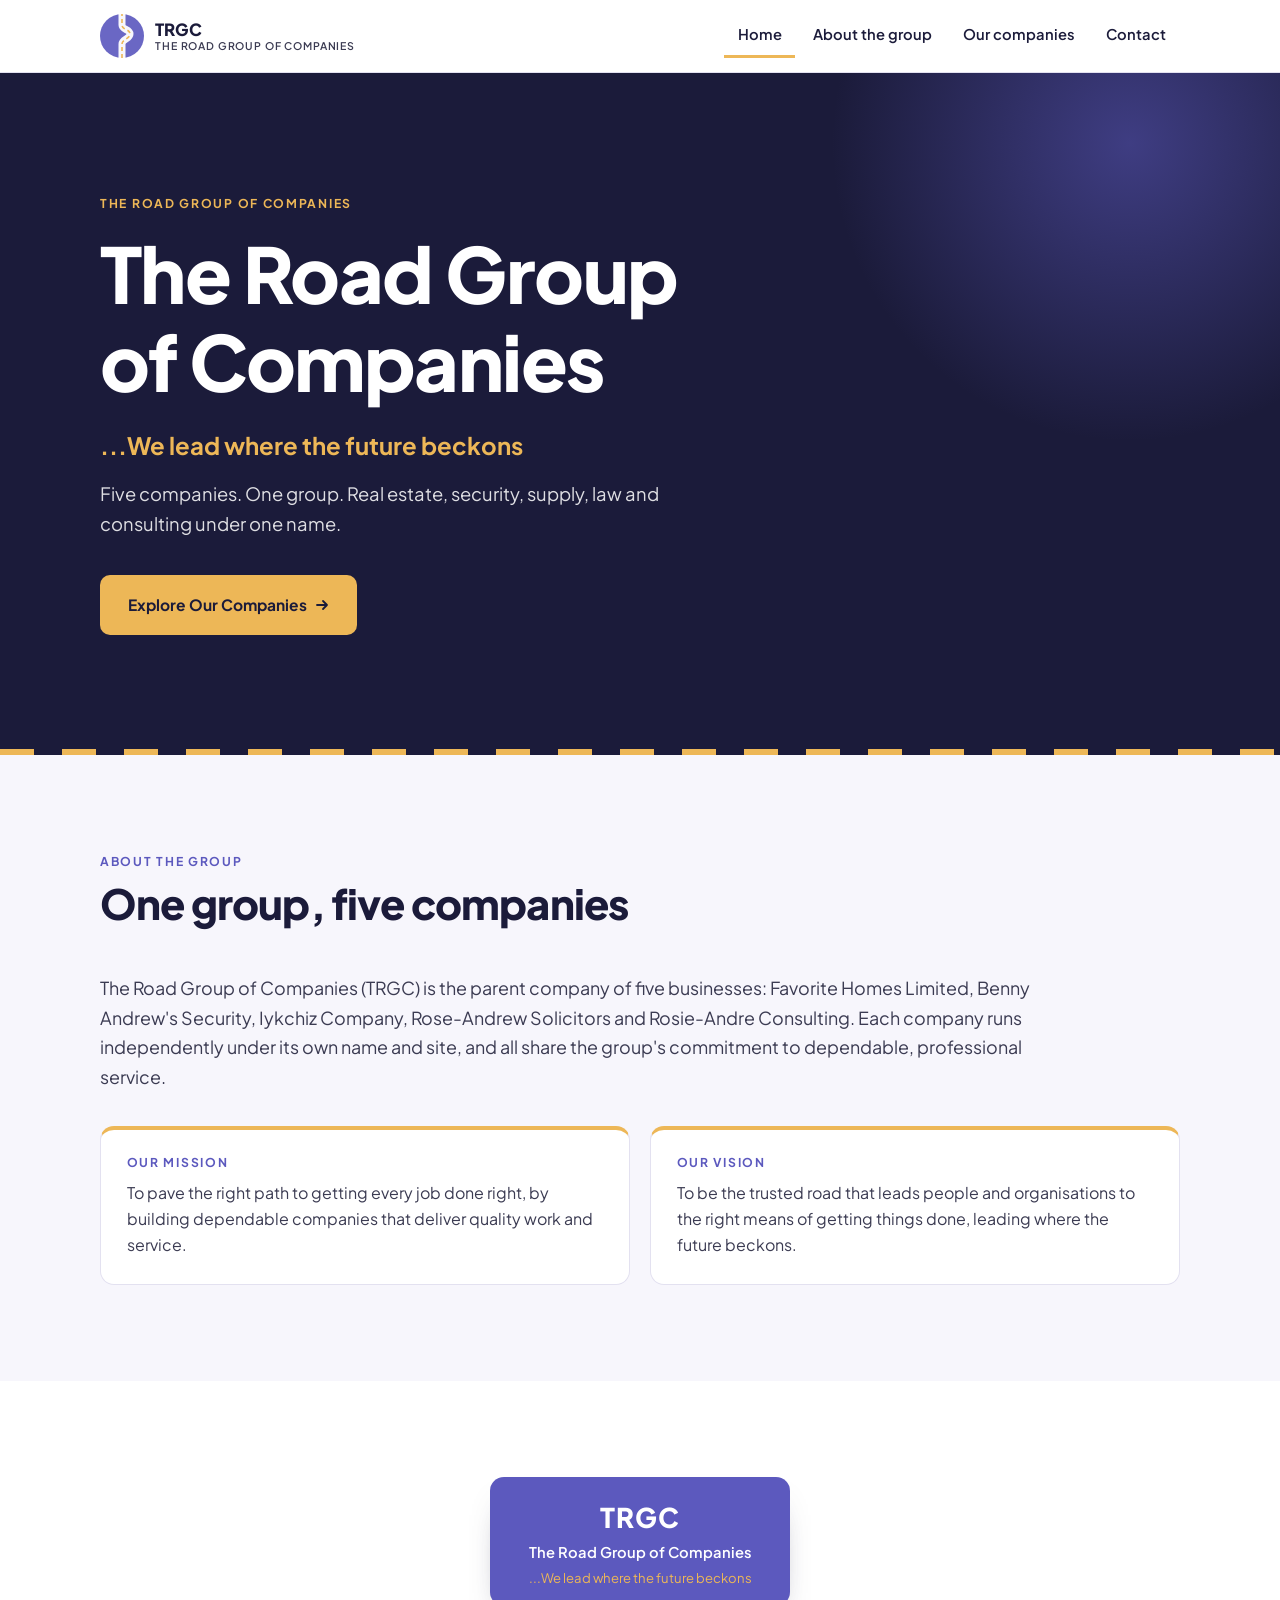
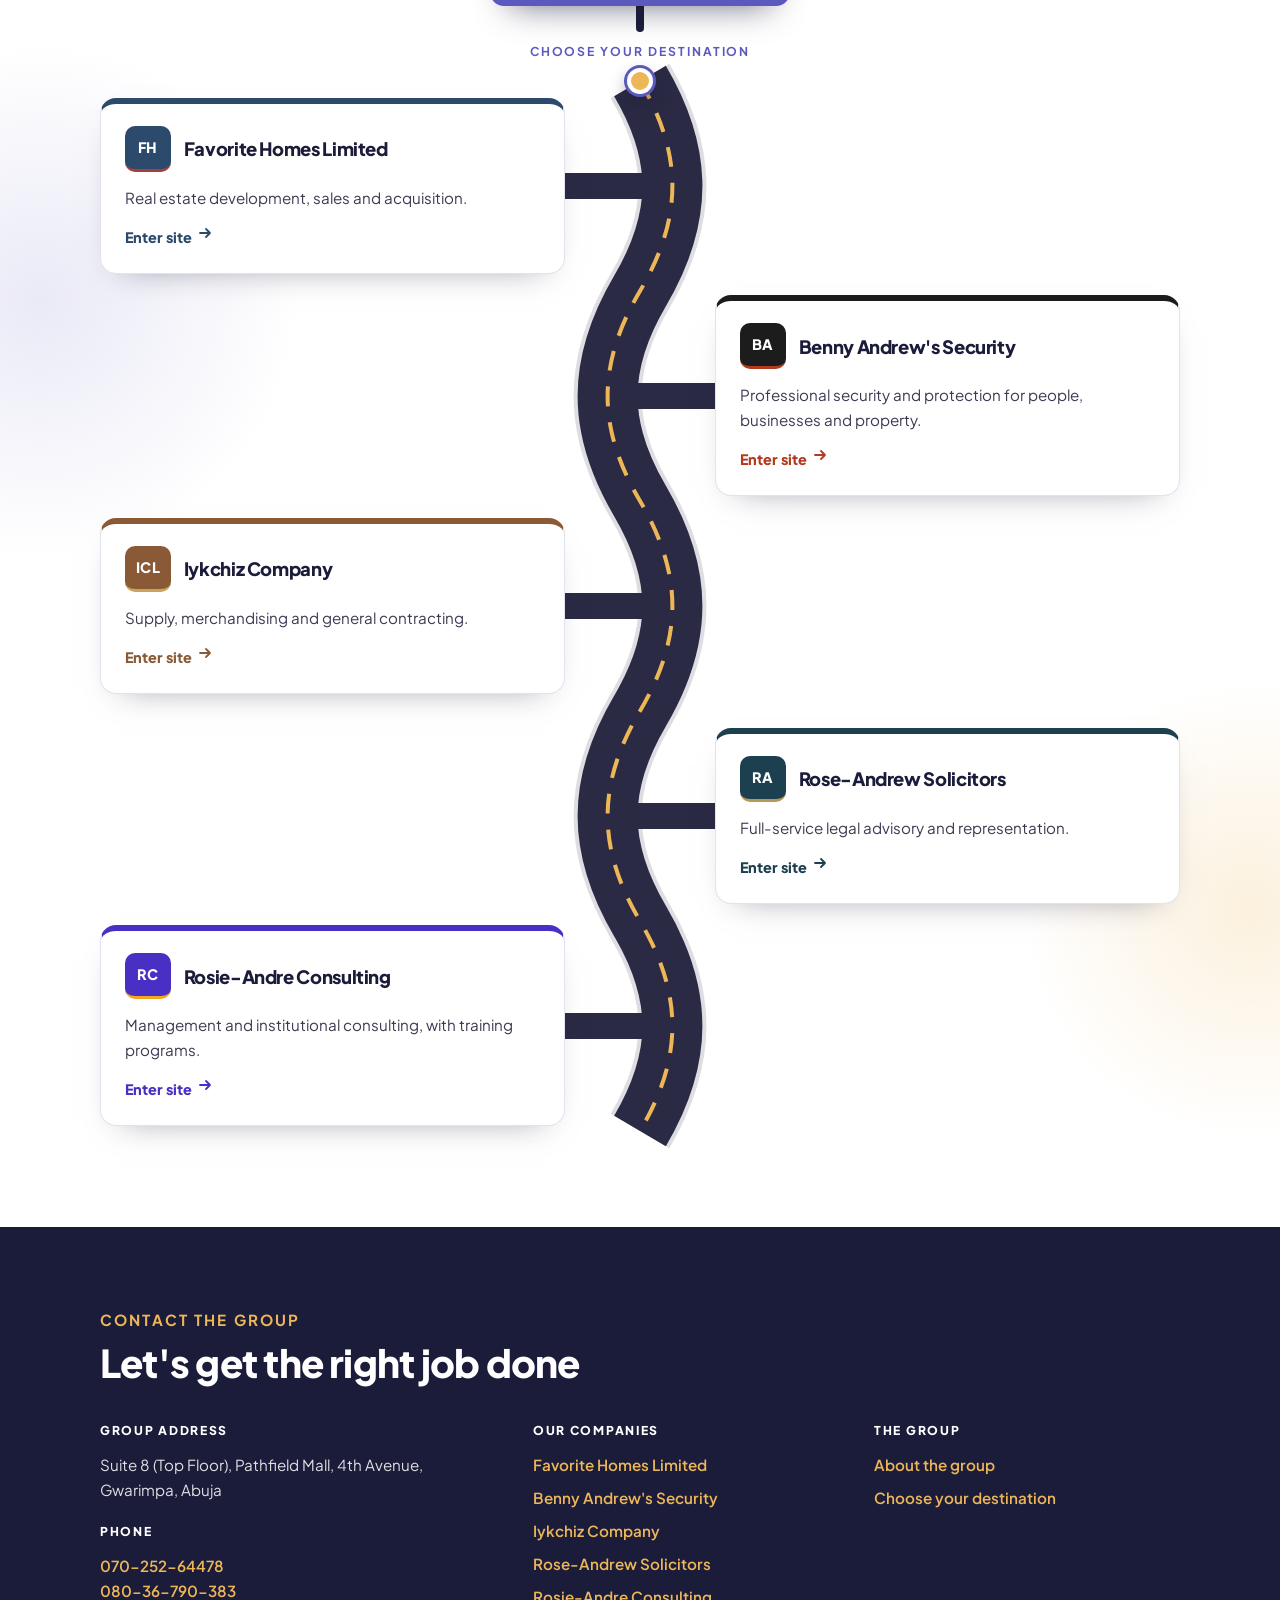
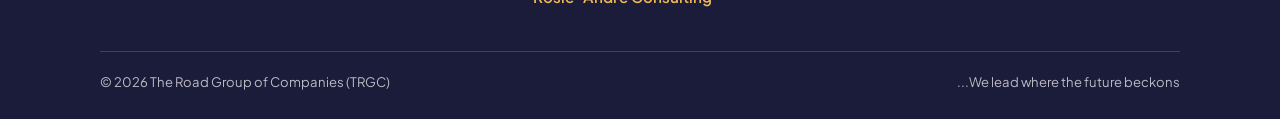
<file: index.html>
<!DOCTYPE html>
<html lang="en">
<head>
<meta charset="UTF-8">
<meta name="viewport" content="width=device-width, initial-scale=1.0">
<title>The Road Group of Companies (TRGC) | ...We lead where the future beckons</title>
<meta name="description" content="The Road Group of Companies (TRGC) is the parent company of Favorite Homes Limited, Benny Andrew's Security, Iykchiz Company, Rose-Andrew Solicitors and Rosie-Andre Consulting.">
<link rel="preconnect" href="https://fonts.googleapis.com">
<link rel="preconnect" href="https://fonts.gstatic.com" crossorigin>
<link href="https://fonts.googleapis.com/css2?family=Plus+Jakarta+Sans:wght@400;500;600;700;800&display=swap" rel="stylesheet">
<link rel="stylesheet" href="styles.css">
</head>
<body>

<header class="nav">
  <div class="container nav-inner">
    <a class="brand" href="#home" aria-label="TRGC home">
      <svg viewBox="0 0 44 44" aria-hidden="true"><circle cx="22" cy="22" r="22" fill="#6A67C4"/><path d="M22 44V30c0-5 8-5 8-10s-8-4-8-9V0" stroke="#fff" stroke-width="7" fill="none" opacity=".95"/><path d="M22 44V30c0-5 8-5 8-10s-8-4-8-9V0" stroke="#EDB757" stroke-width="1.6" stroke-dasharray="4 3" fill="none"/><circle cx="22" cy="22" r="22" fill="none"/></svg>
      <span class="brand-name">TRGC<small>The Road Group of Companies</small></span>
    </a>
    <button class="menu-toggle" type="button" aria-expanded="false" aria-controls="menu">Menu</button>
    <nav class="menu" id="menu" aria-label="Main">
      <a href="#home">Home</a>
      <a href="#about">About the group</a>
      <a href="#road">Our companies</a>
      <a href="#contact">Contact</a>
    </nav>
  </div>
</header>

<main>
  <section class="hero" id="home">
    <div class="container hero-inner">
      <p class="eyebrow">The Road Group of Companies</p>
      <h1>The Road Group of Companies</h1>
      <p class="slogan">...We lead where the future beckons</p>
      <p class="lede">Five companies. One group. Real estate, security, supply, law and consulting under one name.</p>
      <a class="btn btn-gold" href="#road">Explore Our Companies <svg width="14" height="14" viewBox="0 0 14 14" fill="none" aria-hidden="true"><path d="M2 7h10M8 3l4 4-4 4" stroke="currentColor" stroke-width="1.8" stroke-linecap="round" stroke-linejoin="round"/></svg></a>
    </div>
  </section>

  <section class="section alt" id="about">
    <div class="container">
      <div class="section-head"><p class="eyebrow">About the group</p><h2>One group, five companies</h2></div>
      <p class="about-text">The Road Group of Companies (TRGC) is the parent company of five businesses: Favorite Homes Limited, Benny Andrew's Security, Iykchiz Company, Rose-Andrew Solicitors and Rosie-Andre Consulting. Each company runs independently under its own name and site, and all share the group's commitment to dependable, professional service.</p>
      <div class="mv">
        <article><h3>Our mission</h3><p>To pave the right path to getting every job done right, by building dependable companies that deliver quality work and service.</p></article>
        <article><h3>Our vision</h3><p>To be the trusted road that leads people and organisations to the right means of getting things done, leading where the future beckons.</p></article>
      </div>
    </div>
  </section>

  <section class="section road-section" id="road">
    <div class="container">
      <div class="sign">
        <div class="sign-board"><strong>TRGC</strong><span>The Road Group of Companies</span><em>...We lead where the future beckons</em></div>
      </div>
      <p class="choose">Choose your destination</p>
      <div class="road" id="road-track">
        <svg class="road-svg" viewBox="0 0 100 100" preserveAspectRatio="none" aria-hidden="true" focusable="false">
          <path class="road-edge" d="M50 0 C54 7 54 13 50 20 C46 27 46 33 50 40 C54 47 54 53 50 60 C46 67 46 73 50 80 C54 87 54 93 50 100"/>
          <path class="road-bed" d="M50 0 C54 7 54 13 50 20 C46 27 46 33 50 40 C54 47 54 53 50 60 C46 67 46 73 50 80 C54 87 54 93 50 100"/>
          <path class="road-mid" id="road-path" d="M50 0 C54 7 54 13 50 20 C46 27 46 33 50 40 C54 47 54 53 50 60 C46 67 46 73 50 80 C54 87 54 93 50 100"/>
        </svg>
        <span class="car" aria-hidden="true"></span>
        <ol class="dests">
      <li class="dest">
        <div class="stop">
          <a class="dest-card" href="favorite-homes/" style="--c:#2C4A6B;--c2:#A33F3F;--c-link:#2C4A6B">
            <div class="dest-top"><span class="logo" aria-hidden="true">FH</span><h3>Favorite Homes Limited</h3></div>
            <p>Real estate development, sales and acquisition.</p>
            <span class="enter">Enter site <svg width="14" height="14" viewBox="0 0 14 14" fill="none" aria-hidden="true"><path d="M2 7h10M8 3l4 4-4 4" stroke="currentColor" stroke-width="1.8" stroke-linecap="round" stroke-linejoin="round"/></svg></span>
          </a>
        </div>
      </li>
      <li class="dest right">
        <div class="stop">
          <a class="dest-card" href="benny-andrews-security/" style="--c:#1C1C1C;--c2:#B23A1E;--c-link:#B23A1E">
            <div class="dest-top"><span class="logo" aria-hidden="true">BA</span><h3>Benny Andrew's Security</h3></div>
            <p>Professional security and protection for people, businesses and property.</p>
            <span class="enter">Enter site <svg width="14" height="14" viewBox="0 0 14 14" fill="none" aria-hidden="true"><path d="M2 7h10M8 3l4 4-4 4" stroke="currentColor" stroke-width="1.8" stroke-linecap="round" stroke-linejoin="round"/></svg></span>
          </a>
        </div>
      </li>
      <li class="dest">
        <div class="stop">
          <a class="dest-card" href="iykchiz/" style="--c:#8A5A36;--c2:#C8A55C;--c-link:#8A5A36">
            <div class="dest-top"><span class="logo" aria-hidden="true">ICL</span><h3>Iykchiz Company</h3></div>
            <p>Supply, merchandising and general contracting.</p>
            <span class="enter">Enter site <svg width="14" height="14" viewBox="0 0 14 14" fill="none" aria-hidden="true"><path d="M2 7h10M8 3l4 4-4 4" stroke="currentColor" stroke-width="1.8" stroke-linecap="round" stroke-linejoin="round"/></svg></span>
          </a>
        </div>
      </li>
      <li class="dest right">
        <div class="stop">
          <a class="dest-card" href="rose-andrew/" style="--c:#1C404F;--c2:#B8975A;--c-link:#1C404F">
            <div class="dest-top"><span class="logo" aria-hidden="true">RA</span><h3>Rose-Andrew Solicitors</h3></div>
            <p>Full-service legal advisory and representation.</p>
            <span class="enter">Enter site <svg width="14" height="14" viewBox="0 0 14 14" fill="none" aria-hidden="true"><path d="M2 7h10M8 3l4 4-4 4" stroke="currentColor" stroke-width="1.8" stroke-linecap="round" stroke-linejoin="round"/></svg></span>
          </a>
        </div>
      </li>
      <li class="dest">
        <div class="stop">
          <a class="dest-card" href="rosie-andre/" style="--c:#4A2FC4;--c2:#F5A524;--c-link:#4A2FC4">
            <div class="dest-top"><span class="logo" aria-hidden="true">RC</span><h3>Rosie-Andre Consulting</h3></div>
            <p>Management and institutional consulting, with training programs.</p>
            <span class="enter">Enter site <svg width="14" height="14" viewBox="0 0 14 14" fill="none" aria-hidden="true"><path d="M2 7h10M8 3l4 4-4 4" stroke="currentColor" stroke-width="1.8" stroke-linecap="round" stroke-linejoin="round"/></svg></span>
          </a>
        </div>
      </li>
        </ol>
      </div>
    </div>
  </section>
</main>

<footer class="footer" id="contact">
  <div class="container">
    <p class="eyebrow">Contact the group</p>
    <h2>Let's get the right job done</h2>
    <div class="footer-grid">
      <div>
        <h3>Group address</h3>
        <p>Suite 8 (Top Floor), Pathfield Mall, 4th Avenue, Gwarimpa, Abuja</p>
        <h3 style="margin-top:1.4rem">Phone</h3>
        <p><a href="tel:+2347025264478">070-252-64478</a><br><a href="tel:+2348036790383">080-36-790-383</a></p>
        <!-- EMAIL: add the group email here once it is created together with the domain. -->
      </div>
      <div>
        <h3>Our companies</h3>
        <ul>
          <li><a href="favorite-homes/">Favorite Homes Limited</a></li>
          <li><a href="benny-andrews-security/">Benny Andrew's Security</a></li>
          <li><a href="iykchiz/">Iykchiz Company</a></li>
          <li><a href="rose-andrew/">Rose-Andrew Solicitors</a></li>
          <li><a href="rosie-andre/">Rosie-Andre Consulting</a></li>
        </ul>
      </div>
      <div>
        <h3>The group</h3>
        <ul>
          <li><a href="#about">About the group</a></li>
          <li><a href="#road">Choose your destination</a></li>
        </ul>
      </div>
    </div>
    <div class="footer-bottom">
      <span>&copy; 2026 The Road Group of Companies (TRGC)</span>
      <span>...We lead where the future beckons</span>
    </div>
  </div>
</footer>

<script src="site.js"></script>
</body>
</html>
</file>
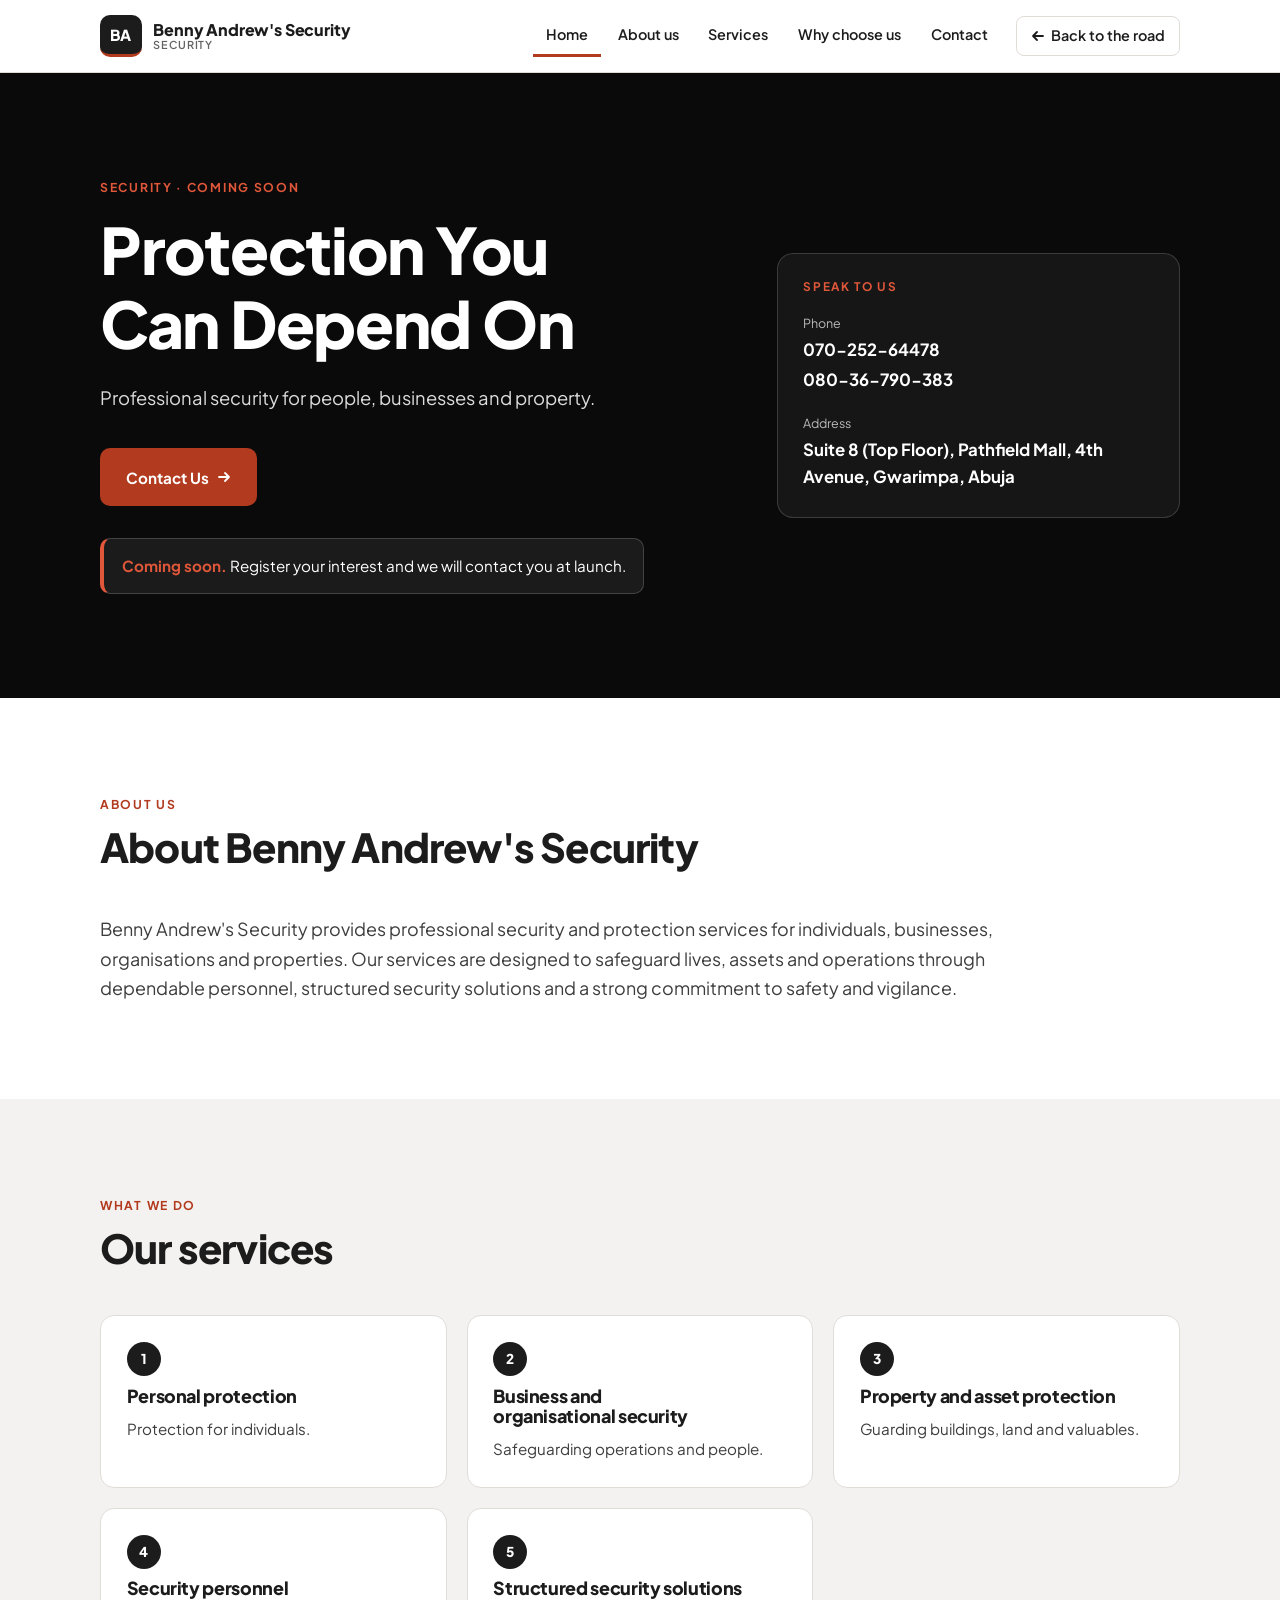
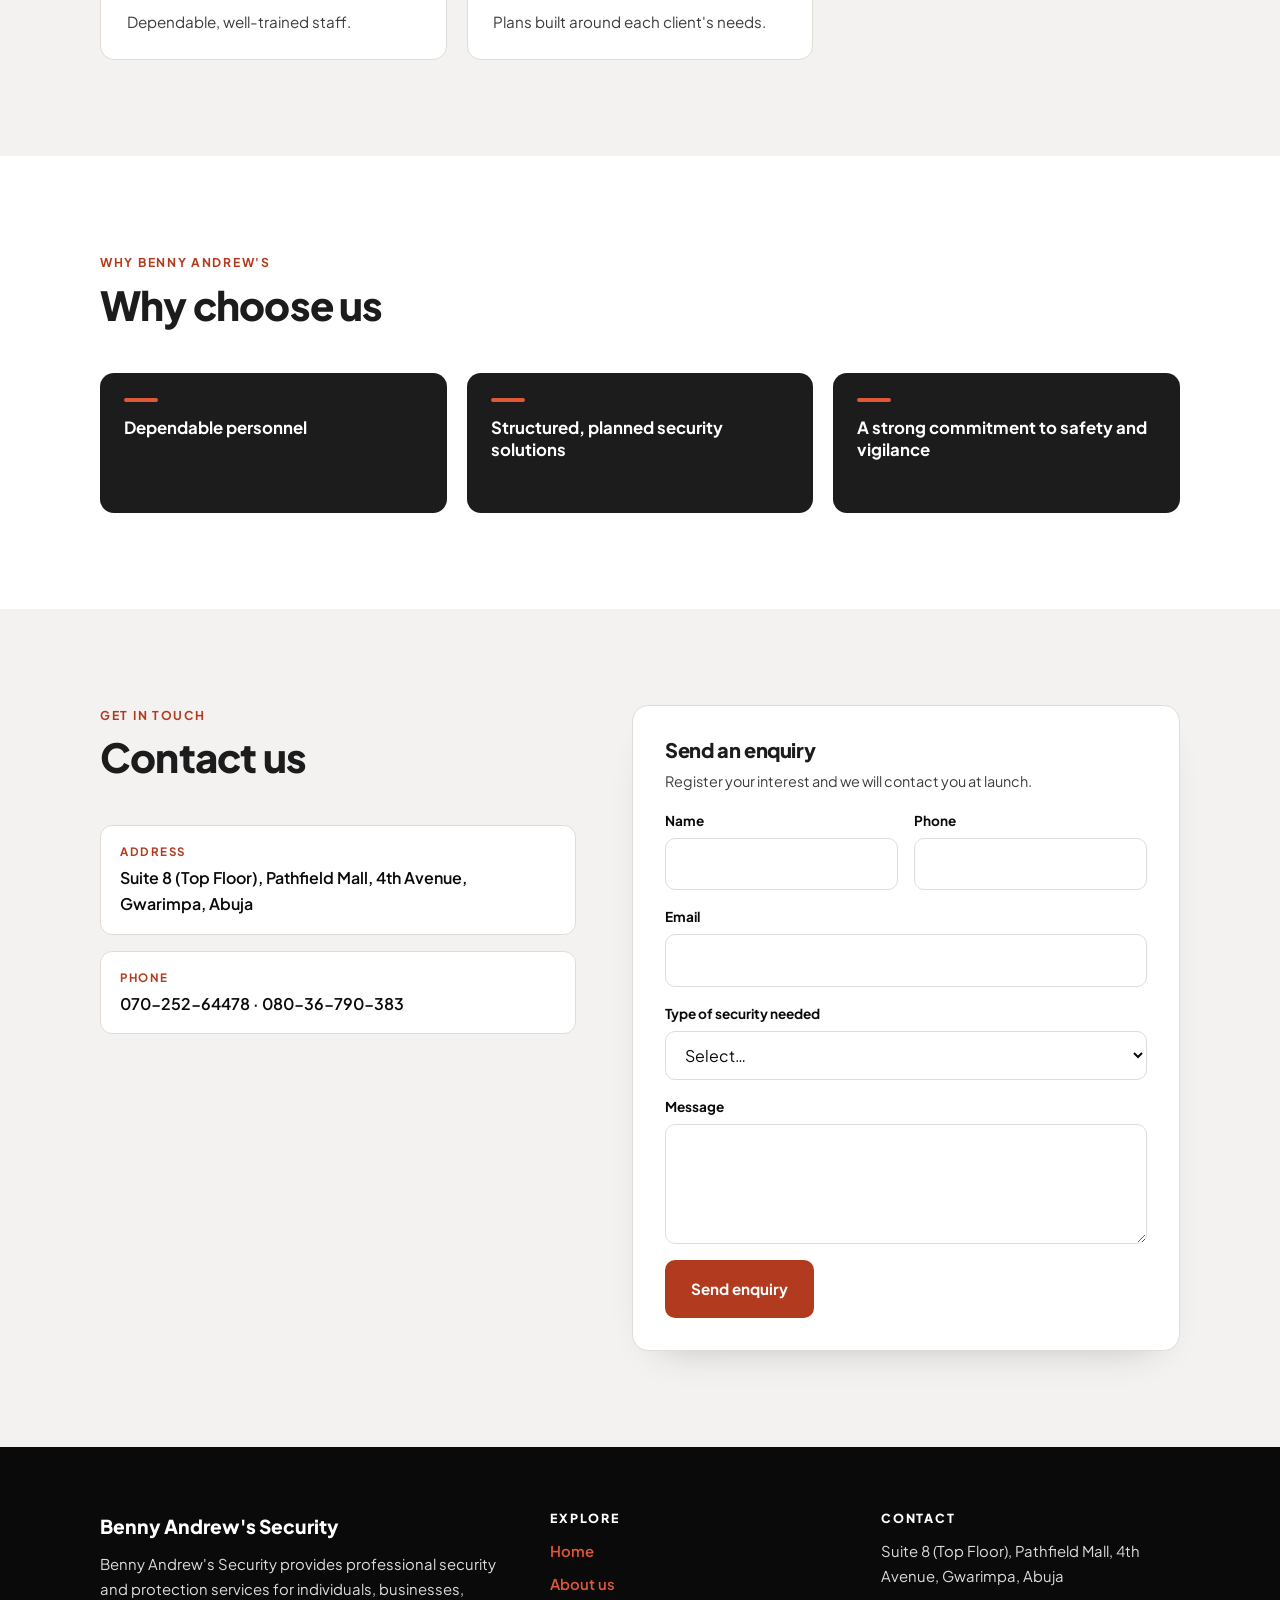
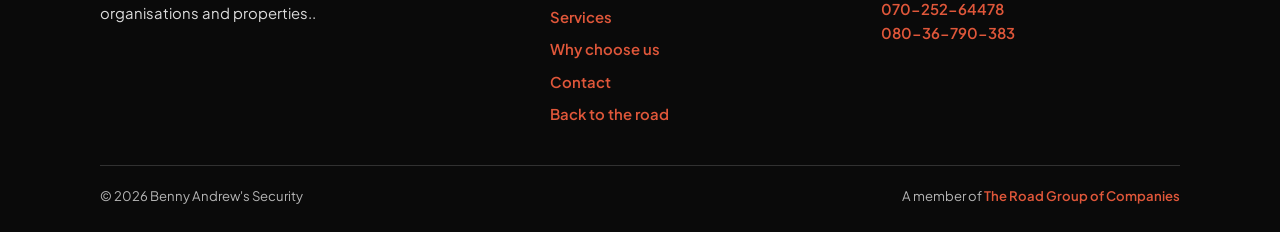
<file: benny-andrews-security/index.html>
<!DOCTYPE html>
<html lang="en">
<head>
<meta charset="UTF-8">
<meta name="viewport" content="width=device-width, initial-scale=1.0">
<title>Benny Andrew's Security | Professional Security and Protection</title>
<meta name="description" content="Benny Andrew's Security provides professional security and protection services for individuals, businesses, organisations and properties.">
<link rel="preconnect" href="https://fonts.googleapis.com">
<link rel="preconnect" href="https://fonts.gstatic.com" crossorigin>
<link href="https://fonts.googleapis.com/css2?family=Plus+Jakarta+Sans:wght@400;500;600;700;800&display=swap" rel="stylesheet">
<link rel="stylesheet" href="../company.css">
</head>
<body class="theme-bs">

<header class="nav">
  <div class="container nav-inner">
    <a class="brand" href="#home" aria-label="Benny Andrew's Security home">
      <span class="brand-mark" aria-hidden="true">BA</span>
      <span class="brand-name">Benny Andrew's Security<small>Security</small></span>
    </a>
    <button class="menu-toggle" type="button" aria-expanded="false" aria-controls="menu">Menu</button>
    <nav class="menu" id="menu" aria-label="Main">
      <a href="#home">Home</a>
      <a href="#about">About us</a>
      <a href="#services">Services</a>
      <a href="#why">Why choose us</a>
      <a href="#contact">Contact</a>
      <a class="back" href="../"><svg width="14" height="14" viewBox="0 0 14 14" fill="none" aria-hidden="true"><path d="M12 7H2M6 3 2 7l4 4" stroke="currentColor" stroke-width="1.8" stroke-linecap="round" stroke-linejoin="round"/></svg> Back to the road</a>
    </nav>
  </div>
</header>

<main>
  <section class="hero on-dark" id="home">
    <div class="container hero-inner">
      <div>
        <span class="hero-line" aria-hidden="true"></span>
        <p class="eyebrow">Security · Coming soon</p>
        <h1>Protection You Can Depend On</h1>
        <p class="lede">Professional security for people, businesses and property.</p>
        <div class="hero-actions"><a class="btn btn-cta" href="#contact">Contact Us <svg width="14" height="14" viewBox="0 0 14 14" fill="none" aria-hidden="true"><path d="M2 7h10M8 3l4 4-4 4" stroke="currentColor" stroke-width="1.8" stroke-linecap="round" stroke-linejoin="round"/></svg></a></div>
        <p class="coming-soon"><span><strong>Coming soon.</strong> Register your interest and we will contact you at launch.</span></p>
      </div>
      <aside class="hero-aside" aria-label="Contact details">
        <h2>Speak to us</h2>
        <div class="row"><span>Phone</span><a href="tel:+2347025264478">070-252-64478</a><a href="tel:+2348036790383">080-36-790-383</a></div>
        <div class="row"><span>Address</span><strong>Suite 8 (Top Floor), Pathfield Mall, 4th Avenue, Gwarimpa, Abuja</strong></div>
        
      </aside>
    </div>
  </section>

  <section class="section" id="about">
    <div class="container">
      <div class="section-head"><p class="eyebrow">About us</p><h2>About Benny Andrew's Security</h2></div>
      <p class="about-text">Benny Andrew's Security provides professional security and protection services for individuals, businesses, organisations and properties. Our services are designed to safeguard lives, assets and operations through dependable personnel, structured security solutions and a strong commitment to safety and vigilance.</p>
    </div>
  </section>

  <section class="section alt" id="services">
    <div class="container">
      <div class="section-head"><p class="eyebrow">What we do</p><h2>Our services</h2></div>
      <ul class="cards">
          <li class="card"><span class="num">1</span><h3>Personal protection</h3><p>Protection for individuals.</p></li>
          <li class="card"><span class="num">2</span><h3>Business and organisational security</h3><p>Safeguarding operations and people.</p></li>
          <li class="card"><span class="num">3</span><h3>Property and asset protection</h3><p>Guarding buildings, land and valuables.</p></li>
          <li class="card"><span class="num">4</span><h3>Security personnel</h3><p>Dependable, well-trained staff.</p></li>
          <li class="card"><span class="num">5</span><h3>Structured security solutions</h3><p>Plans built around each client's needs.</p></li>
      </ul>
    </div>
  </section>

  <section class="section" id="why">
    <div class="container">
      <div class="section-head"><p class="eyebrow">Why Benny Andrew's</p><h2>Why choose us</h2></div>
      <ul class="why">
        <li>Dependable personnel</li>
        <li>Structured, planned security solutions</li>
        <li>A strong commitment to safety and vigilance</li>
      </ul>
    </div>
  </section>

  <section class="section alt" id="contact">
    <div class="container contact-grid">
      <div>
        <div class="section-head"><p class="eyebrow">Get in touch</p><h2>Contact us</h2></div>
        <div class="info">
          <div class="info-item"><div class="k">Address</div><div class="v">Suite 8 (Top Floor), Pathfield Mall, 4th Avenue, Gwarimpa, Abuja</div></div>
          <div class="info-item"><div class="k">Phone</div><div class="v"><a href="tel:+2347025264478">070-252-64478</a> · <a href="tel:+2348036790383">080-36-790-383</a></div></div>
          
          
        </div>
      </div>
      <form class="form" data-whatsapp="2347025264478" data-company="Benny Andrew's Security" action="#" method="post">
        <h3>Send an enquiry</h3>
        <p class="hint">Register your interest and we will contact you at launch.</p>
        <div class="form-row">
          <div class="field"><label for="f-name">Name</label><input id="f-name" name="name" type="text" autocomplete="name" required></div>
          <div class="field"><label for="f-phone">Phone</label><input id="f-phone" name="phone" type="tel" autocomplete="tel" required></div>
        </div>
        <div class="field"><label for="f-email">Email</label><input id="f-email" name="email" type="email" autocomplete="email"></div>
        <div class="field"><label for="f-type">Type of security needed</label><select id="f-type" name="type" required><option value="">Select…</option><option>Personal protection</option><option>Business and organisational security</option><option>Property and asset protection</option><option>Security personnel</option><option>Structured security solutions</option><option>Other</option></select></div>
        <div class="field"><label for="f-msg">Message</label><textarea id="f-msg" name="message" required></textarea></div>
        <button class="btn btn-cta" type="submit">Send enquiry</button>
      </form>
    </div>
  </section>
</main>

<footer class="footer">
  <div class="container">
    <div class="footer-grid">
      <div>
        <p class="fname">Benny Andrew's Security</p>
        <p>Benny Andrew's Security provides professional security and protection services for individuals, businesses, organisations and properties..</p>
      </div>
      <div>
        <h2>Explore</h2>
        <ul>
          <li><a href="#home">Home</a></li>
          <li><a href="#about">About us</a></li>
          <li><a href="#services">Services</a></li>
          <li><a href="#why">Why choose us</a></li>
          <li><a href="#contact">Contact</a></li>
          <li><a href="../">Back to the road</a></li>
        </ul>
      </div>
      <div>
        <h2>Contact</h2>
        <ul>
          <li>Suite 8 (Top Floor), Pathfield Mall, 4th Avenue, Gwarimpa, Abuja</li>
          <li><a href="tel:+2347025264478">070-252-64478</a><br><a href="tel:+2348036790383">080-36-790-383</a></li>
        </ul>
      </div>
    </div>
    <div class="footer-bottom">
      <span>&copy; 2026 Benny Andrew's Security</span>
      <span>A member of <a href="../">The Road Group of Companies</a></span>
    </div>
  </div>
</footer>

<script src="../site.js"></script>
</body>
</html>
</file>
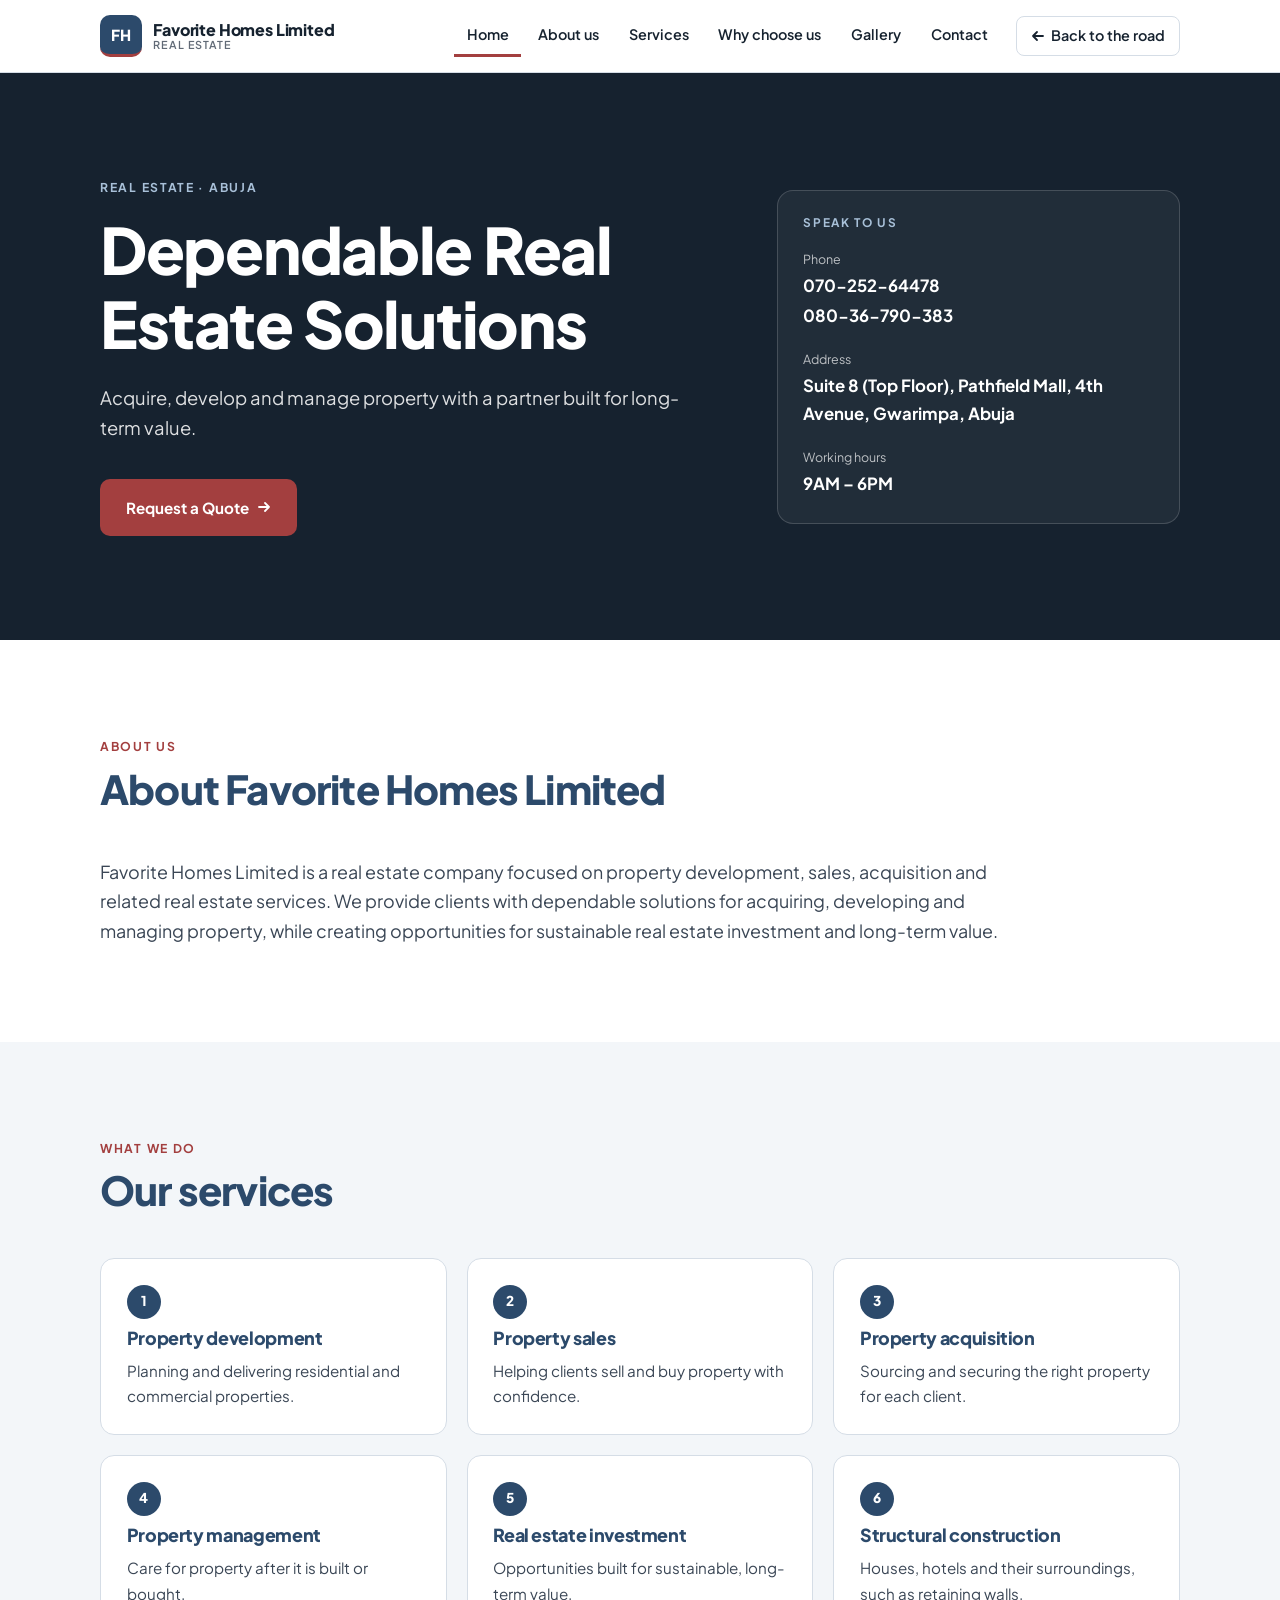
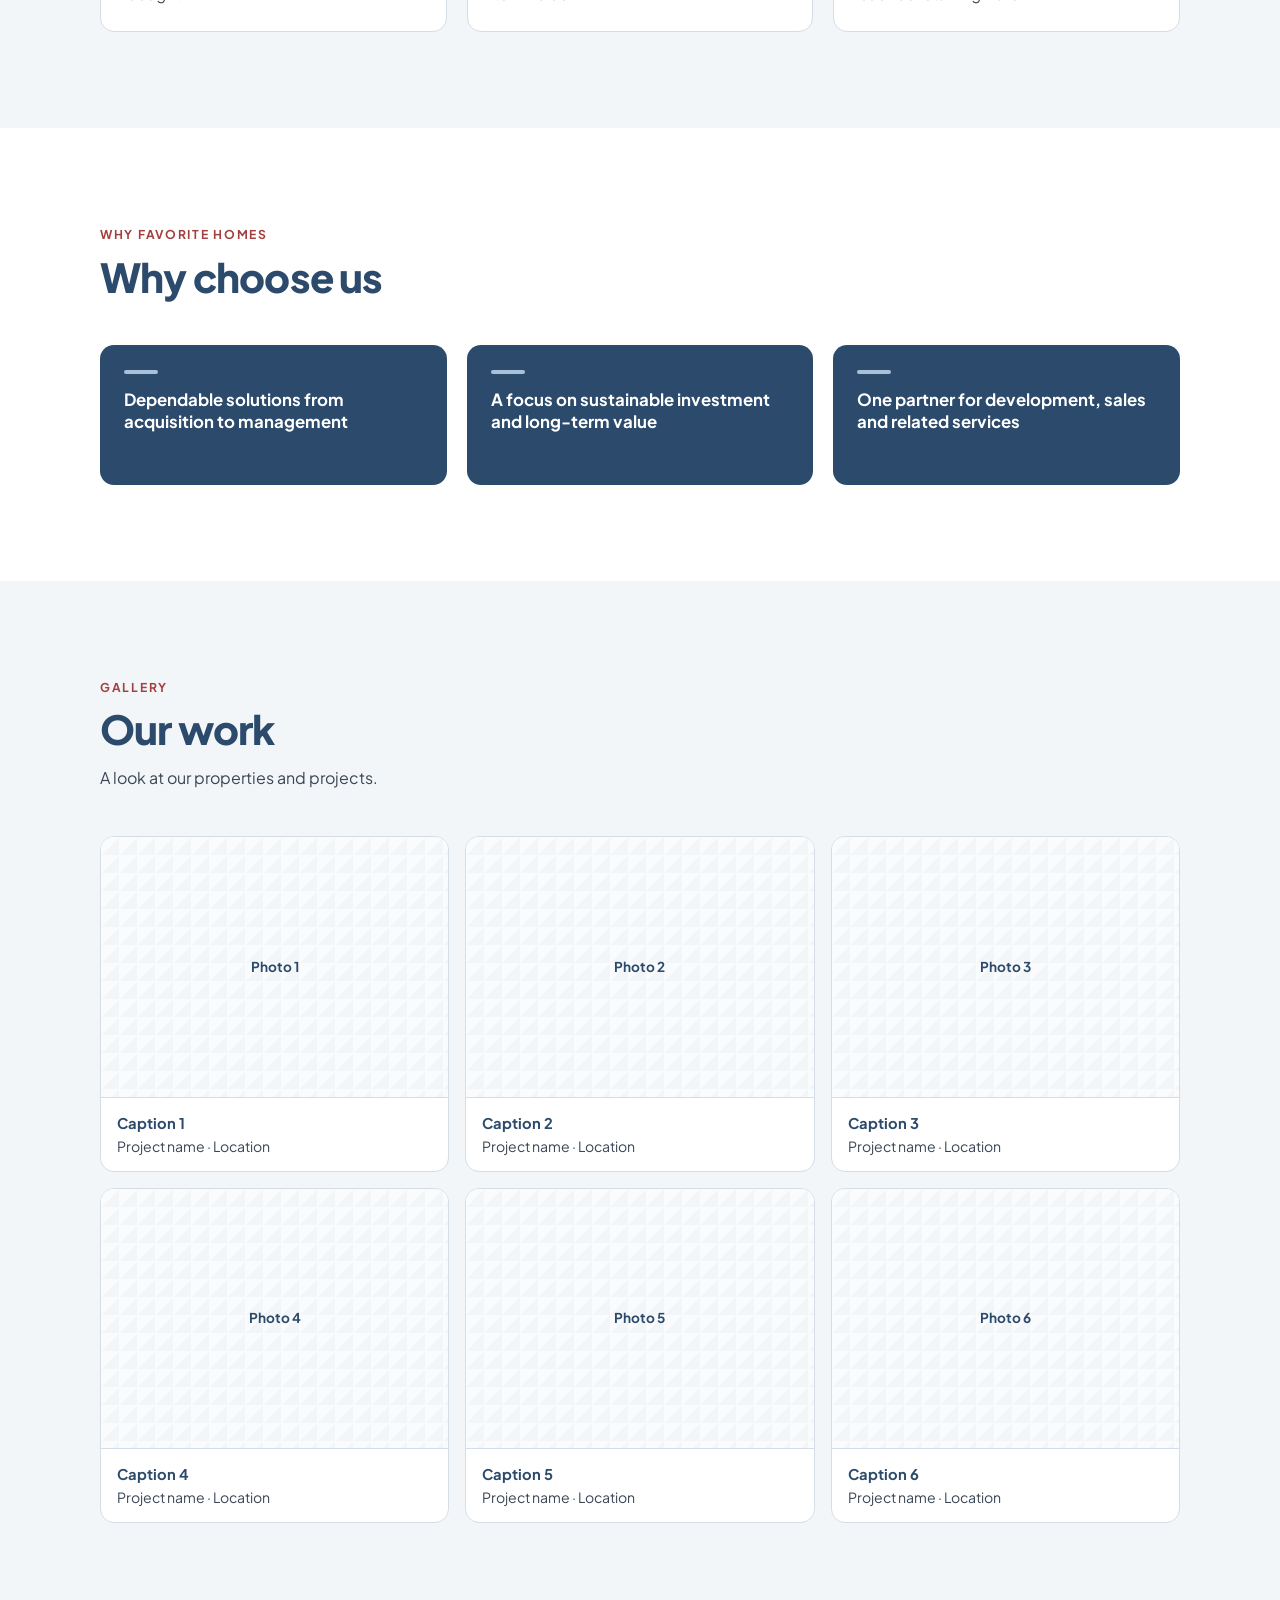
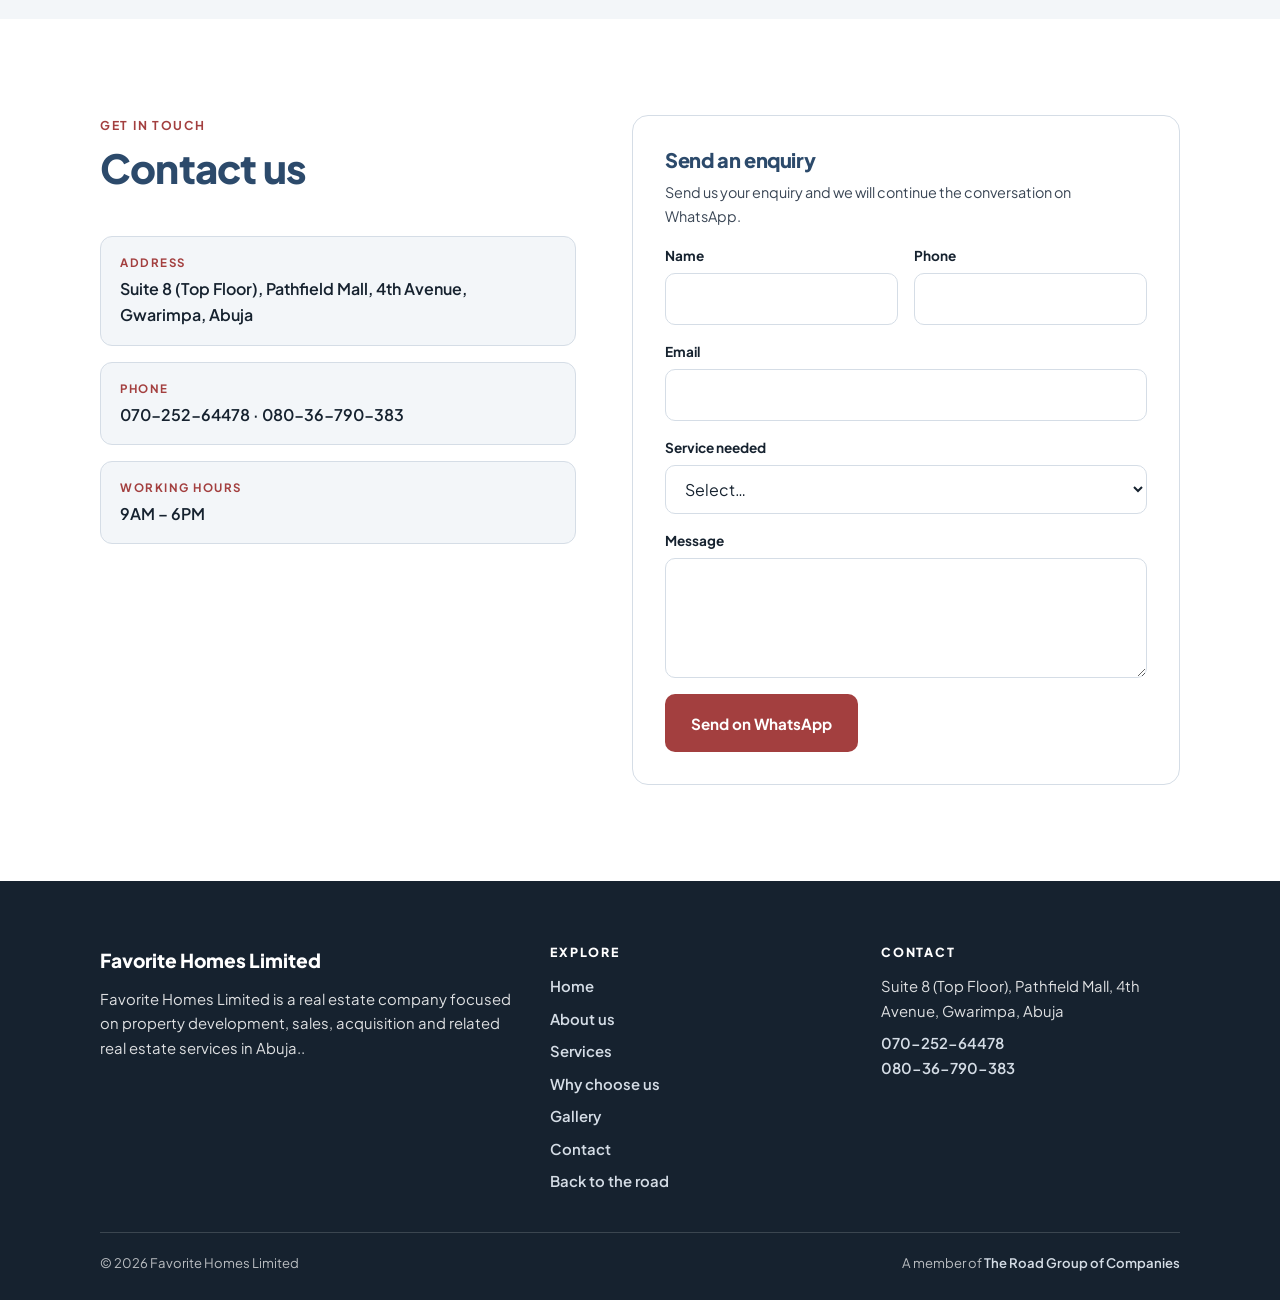
<file: favorite-homes/index.html>
<!DOCTYPE html>
<html lang="en">
<head>
<meta charset="UTF-8">
<meta name="viewport" content="width=device-width, initial-scale=1.0">
<title>Favorite Homes Limited | Real Estate Development, Sales and Acquisition</title>
<meta name="description" content="Favorite Homes Limited is a real estate company focused on property development, sales, acquisition and related real estate services in Abuja.">
<link rel="preconnect" href="https://fonts.googleapis.com">
<link rel="preconnect" href="https://fonts.gstatic.com" crossorigin>
<link href="https://fonts.googleapis.com/css2?family=Plus+Jakarta+Sans:wght@400;500;600;700;800&display=swap" rel="stylesheet">
<link rel="stylesheet" href="../company.css">
</head>
<body class="theme-fh">

<header class="nav">
  <div class="container nav-inner">
    <a class="brand" href="#home" aria-label="Favorite Homes Limited home">
      <span class="brand-mark" aria-hidden="true">FH</span>
      <span class="brand-name">Favorite Homes Limited<small>Real estate</small></span>
    </a>
    <button class="menu-toggle" type="button" aria-expanded="false" aria-controls="menu">Menu</button>
    <nav class="menu" id="menu" aria-label="Main">
      <a href="#home">Home</a>
      <a href="#about">About us</a>
      <a href="#services">Services</a>
      <a href="#why">Why choose us</a>
      <a href="#gallery">Gallery</a>
      <a href="#contact">Contact</a>
      <a class="back" href="../"><svg width="14" height="14" viewBox="0 0 14 14" fill="none" aria-hidden="true"><path d="M12 7H2M6 3 2 7l4 4" stroke="currentColor" stroke-width="1.8" stroke-linecap="round" stroke-linejoin="round"/></svg> Back to the road</a>
    </nav>
  </div>
</header>

<main>
  <section class="hero on-dark" id="home">
    <div class="container hero-inner">
      <div>
        <span class="hero-line" aria-hidden="true"></span>
        <p class="eyebrow">Real estate · Abuja</p>
        <h1>Dependable Real Estate Solutions</h1>
        <p class="lede">Acquire, develop and manage property with a partner built for long-term value.</p>
        <div class="hero-actions"><a class="btn btn-cta" href="https://wa.me/2347025264478?text=Hello%20Favorite%20Homes%20Limited%2C%20I%20would%20like%20to%20request%20a%20quote." target="_blank" rel="noopener">Request a Quote <svg width="14" height="14" viewBox="0 0 14 14" fill="none" aria-hidden="true"><path d="M2 7h10M8 3l4 4-4 4" stroke="currentColor" stroke-width="1.8" stroke-linecap="round" stroke-linejoin="round"/></svg></a></div>
        
      </div>
      <aside class="hero-aside" aria-label="Contact details">
        <h2>Speak to us</h2>
        <div class="row"><span>Phone</span><a href="tel:+2347025264478">070-252-64478</a><a href="tel:+2348036790383">080-36-790-383</a></div>
        <div class="row"><span>Address</span><strong>Suite 8 (Top Floor), Pathfield Mall, 4th Avenue, Gwarimpa, Abuja</strong></div>
        <div class="row"><span>Working hours</span><strong>9AM – 6PM</strong></div>
      </aside>
    </div>
  </section>

  <section class="section" id="about">
    <div class="container">
      <div class="section-head"><p class="eyebrow">About us</p><h2>About Favorite Homes Limited</h2></div>
      <p class="about-text">Favorite Homes Limited is a real estate company focused on property development, sales, acquisition and related real estate services. We provide clients with dependable solutions for acquiring, developing and managing property, while creating opportunities for sustainable real estate investment and long-term value.</p>
    </div>
  </section>

  <section class="section alt" id="services">
    <div class="container">
      <div class="section-head"><p class="eyebrow">What we do</p><h2>Our services</h2></div>
      <ul class="cards">
          <li class="card"><span class="num">1</span><h3>Property development</h3><p>Planning and delivering residential and commercial properties.</p></li>
          <li class="card"><span class="num">2</span><h3>Property sales</h3><p>Helping clients sell and buy property with confidence.</p></li>
          <li class="card"><span class="num">3</span><h3>Property acquisition</h3><p>Sourcing and securing the right property for each client.</p></li>
          <li class="card"><span class="num">4</span><h3>Property management</h3><p>Care for property after it is built or bought.</p></li>
          <li class="card"><span class="num">5</span><h3>Real estate investment</h3><p>Opportunities built for sustainable, long-term value.</p></li>
          <li class="card"><span class="num">6</span><h3>Structural construction</h3><p>Houses, hotels and their surroundings, such as retaining walls.</p></li>
      </ul>
    </div>
  </section>

  <section class="section" id="why">
    <div class="container">
      <div class="section-head"><p class="eyebrow">Why Favorite Homes</p><h2>Why choose us</h2></div>
      <ul class="why">
        <li>Dependable solutions from acquisition to management</li>
        <li>A focus on sustainable investment and long-term value</li>
        <li>One partner for development, sales and related services</li>
      </ul>
    </div>
  </section>

  <section class="section alt" id="gallery">
    <div class="container">
      <div class="section-head"><p class="eyebrow">Gallery</p><h2>Our work</h2><p class="sub">A look at our properties and projects.</p></div>
      <!-- GALLERY: replace each <div class="shot"> with <img src="images/your-photo.jpg" alt="describe the photo" loading="lazy"> and edit the caption. -->
      <div class="gallery">
        <figure><div class="shot" role="img" aria-label="Photo 1 placeholder">Photo 1</div><figcaption><strong>Caption 1</strong>Project name · Location</figcaption></figure>
        <figure><div class="shot" role="img" aria-label="Photo 2 placeholder">Photo 2</div><figcaption><strong>Caption 2</strong>Project name · Location</figcaption></figure>
        <figure><div class="shot" role="img" aria-label="Photo 3 placeholder">Photo 3</div><figcaption><strong>Caption 3</strong>Project name · Location</figcaption></figure>
        <figure><div class="shot" role="img" aria-label="Photo 4 placeholder">Photo 4</div><figcaption><strong>Caption 4</strong>Project name · Location</figcaption></figure>
        <figure><div class="shot" role="img" aria-label="Photo 5 placeholder">Photo 5</div><figcaption><strong>Caption 5</strong>Project name · Location</figcaption></figure>
        <figure><div class="shot" role="img" aria-label="Photo 6 placeholder">Photo 6</div><figcaption><strong>Caption 6</strong>Project name · Location</figcaption></figure>
      </div>
    </div>
  </section>

  <section class="section" id="contact">
    <div class="container contact-grid">
      <div>
        <div class="section-head"><p class="eyebrow">Get in touch</p><h2>Contact us</h2></div>
        <div class="info">
          <div class="info-item"><div class="k">Address</div><div class="v">Suite 8 (Top Floor), Pathfield Mall, 4th Avenue, Gwarimpa, Abuja</div></div>
          <div class="info-item"><div class="k">Phone</div><div class="v"><a href="tel:+2347025264478">070-252-64478</a> · <a href="tel:+2348036790383">080-36-790-383</a></div></div>
          <div class="info-item"><div class="k">Working hours</div><div class="v">9AM – 6PM</div></div>
          
        </div>
      </div>
      <form class="form" data-whatsapp="2347025264478" data-company="Favorite Homes Limited" action="#" method="post">
        <h3>Send an enquiry</h3>
        <p class="hint">Send us your enquiry and we will continue the conversation on WhatsApp.</p>
        <div class="form-row">
          <div class="field"><label for="f-name">Name</label><input id="f-name" name="name" type="text" autocomplete="name" required></div>
          <div class="field"><label for="f-phone">Phone</label><input id="f-phone" name="phone" type="tel" autocomplete="tel" required></div>
        </div>
        <div class="field"><label for="f-email">Email</label><input id="f-email" name="email" type="email" autocomplete="email"></div>
        <div class="field"><label for="f-type">Service needed</label><select id="f-type" name="type" required><option value="">Select…</option><option>Property development</option><option>Property sales</option><option>Property acquisition</option><option>Property management</option><option>Real estate investment</option><option>Structural construction</option><option>Other</option></select></div>
        <div class="field"><label for="f-msg">Message</label><textarea id="f-msg" name="message" required></textarea></div>
        <button class="btn btn-cta" type="submit">Send on WhatsApp</button>
      </form>
    </div>
  </section>
</main>

<footer class="footer">
  <div class="container">
    <div class="footer-grid">
      <div>
        <p class="fname">Favorite Homes Limited</p>
        <p>Favorite Homes Limited is a real estate company focused on property development, sales, acquisition and related real estate services in Abuja..</p>
      </div>
      <div>
        <h2>Explore</h2>
        <ul>
          <li><a href="#home">Home</a></li>
          <li><a href="#about">About us</a></li>
          <li><a href="#services">Services</a></li>
          <li><a href="#why">Why choose us</a></li>
          <li><a href="#gallery">Gallery</a></li>
          <li><a href="#contact">Contact</a></li>
          <li><a href="../">Back to the road</a></li>
        </ul>
      </div>
      <div>
        <h2>Contact</h2>
        <ul>
          <li>Suite 8 (Top Floor), Pathfield Mall, 4th Avenue, Gwarimpa, Abuja</li>
          <li><a href="tel:+2347025264478">070-252-64478</a><br><a href="tel:+2348036790383">080-36-790-383</a></li>
        </ul>
      </div>
    </div>
    <div class="footer-bottom">
      <span>&copy; 2026 Favorite Homes Limited</span>
      <span>A member of <a href="../">The Road Group of Companies</a></span>
    </div>
  </div>
</footer>

<script src="../site.js"></script>
</body>
</html>
</file>
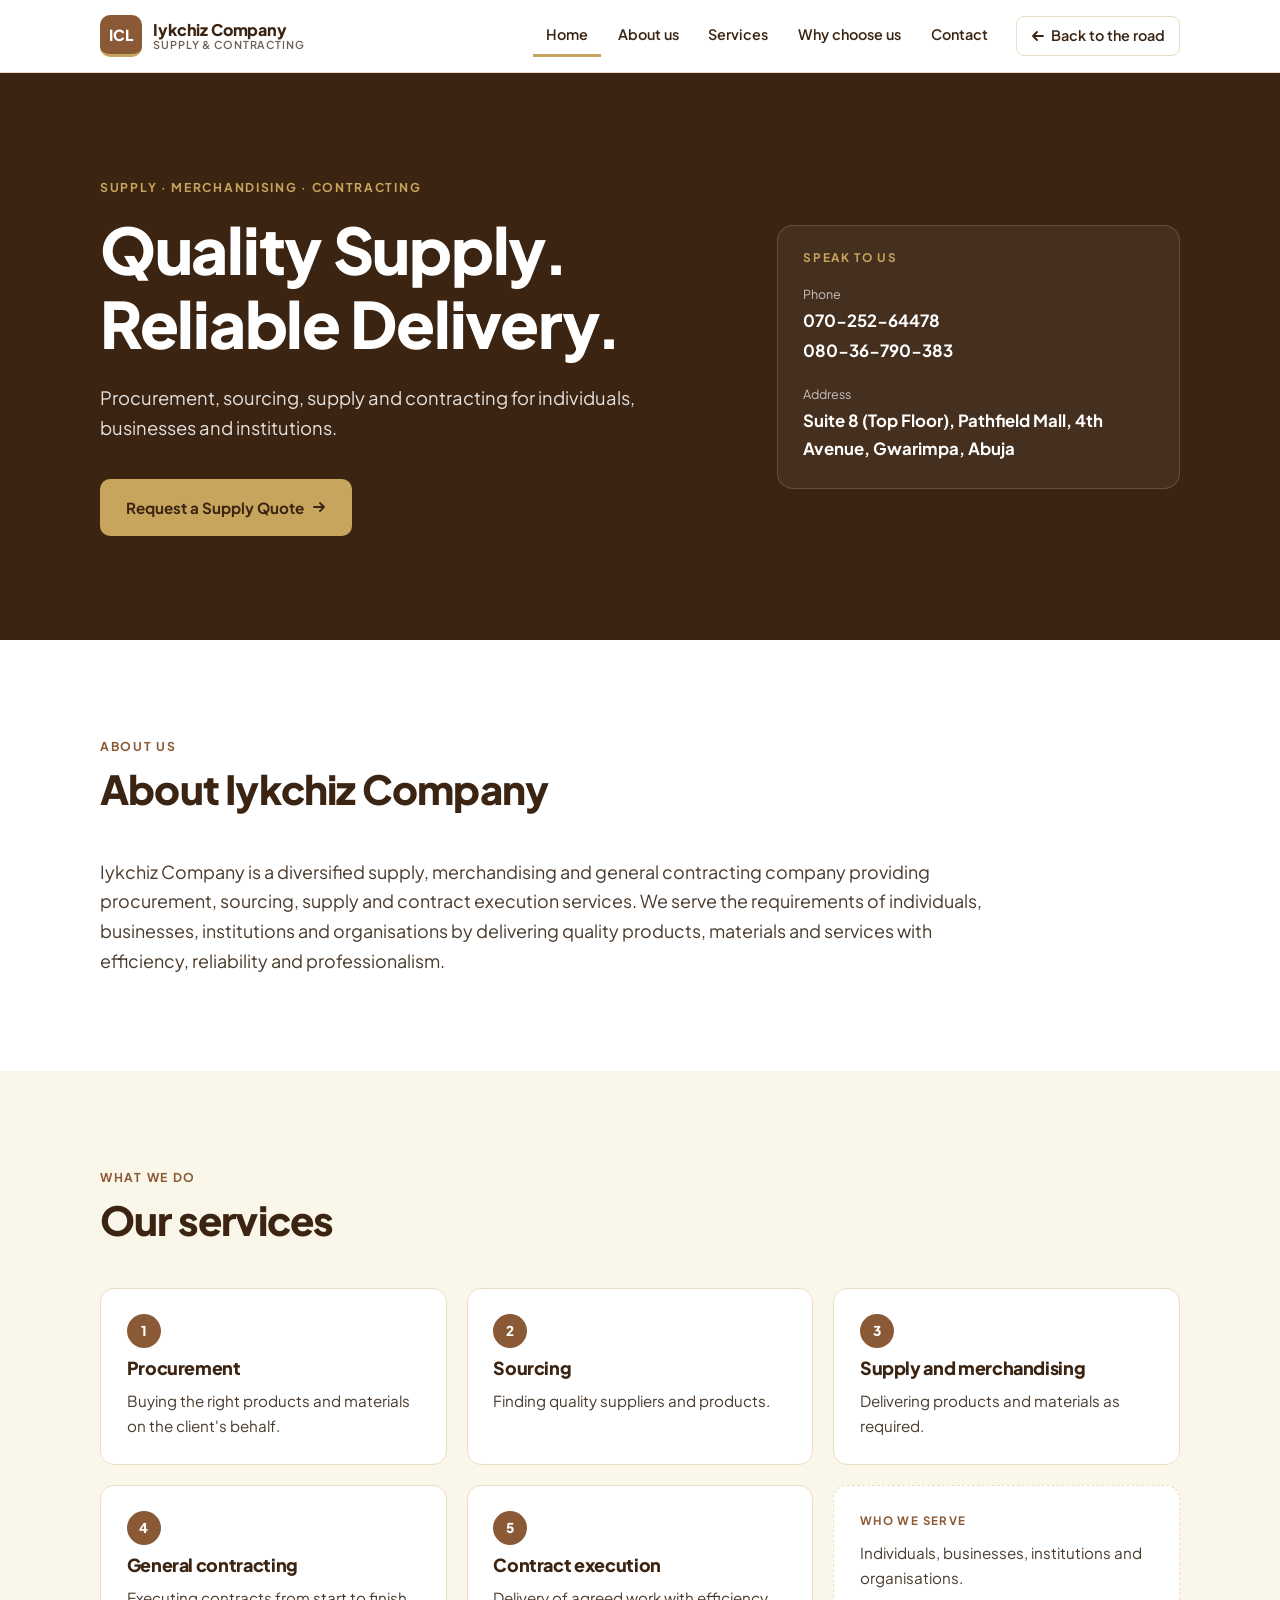
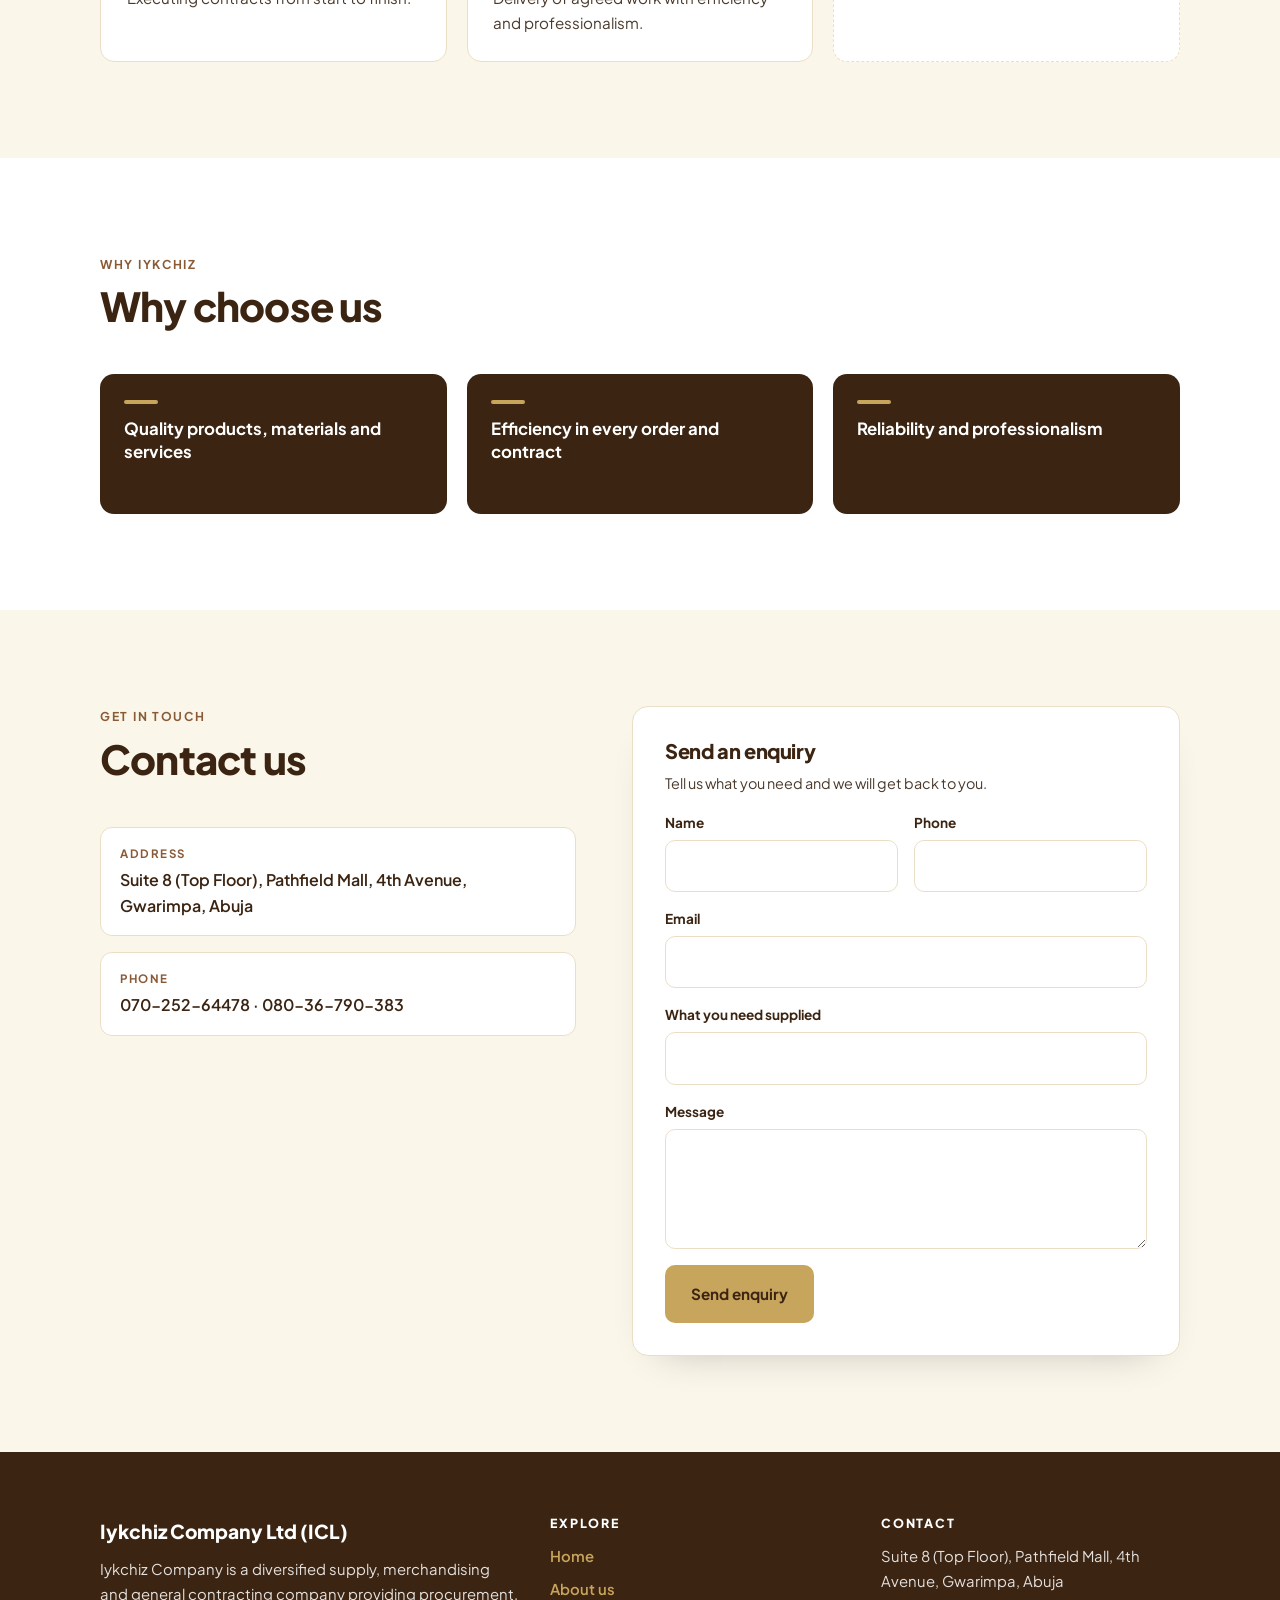
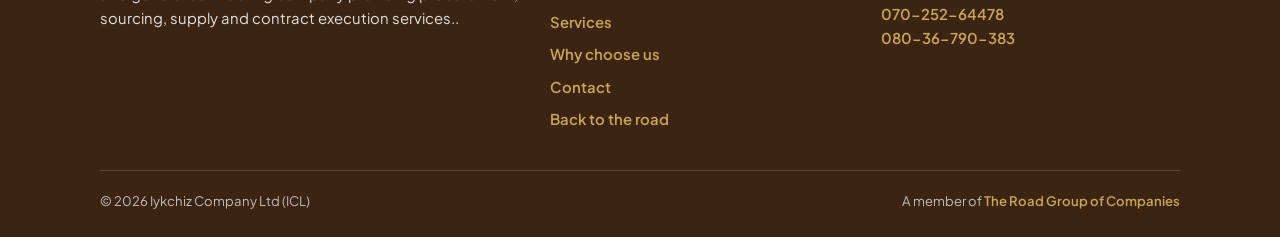
<file: iykchiz/index.html>
<!DOCTYPE html>
<html lang="en">
<head>
<meta charset="UTF-8">
<meta name="viewport" content="width=device-width, initial-scale=1.0">
<title>Iykchiz Company | Supply, Merchandising and General Contracting</title>
<meta name="description" content="Iykchiz Company is a diversified supply, merchandising and general contracting company providing procurement, sourcing, supply and contract execution services.">
<link rel="preconnect" href="https://fonts.googleapis.com">
<link rel="preconnect" href="https://fonts.gstatic.com" crossorigin>
<link href="https://fonts.googleapis.com/css2?family=Plus+Jakarta+Sans:wght@400;500;600;700;800&display=swap" rel="stylesheet">
<link rel="stylesheet" href="../company.css">
</head>
<body class="theme-ic">

<header class="nav">
  <div class="container nav-inner">
    <a class="brand" href="#home" aria-label="Iykchiz Company home">
      <span class="brand-mark" aria-hidden="true">ICL</span>
      <span class="brand-name">Iykchiz Company<small>Supply & contracting</small></span>
    </a>
    <button class="menu-toggle" type="button" aria-expanded="false" aria-controls="menu">Menu</button>
    <nav class="menu" id="menu" aria-label="Main">
      <a href="#home">Home</a>
      <a href="#about">About us</a>
      <a href="#services">Services</a>
      <a href="#why">Why choose us</a>
      <a href="#contact">Contact</a>
      <a class="back" href="../"><svg width="14" height="14" viewBox="0 0 14 14" fill="none" aria-hidden="true"><path d="M12 7H2M6 3 2 7l4 4" stroke="currentColor" stroke-width="1.8" stroke-linecap="round" stroke-linejoin="round"/></svg> Back to the road</a>
    </nav>
  </div>
</header>

<main>
  <section class="hero on-dark" id="home">
    <div class="container hero-inner">
      <div>
        <span class="hero-line" aria-hidden="true"></span>
        <p class="eyebrow">Supply · Merchandising · Contracting</p>
        <h1>Quality Supply. Reliable Delivery.</h1>
        <p class="lede">Procurement, sourcing, supply and contracting for individuals, businesses and institutions.</p>
        <div class="hero-actions"><a class="btn btn-cta" href="#contact">Request a Supply Quote <svg width="14" height="14" viewBox="0 0 14 14" fill="none" aria-hidden="true"><path d="M2 7h10M8 3l4 4-4 4" stroke="currentColor" stroke-width="1.8" stroke-linecap="round" stroke-linejoin="round"/></svg></a></div>
        
      </div>
      <aside class="hero-aside" aria-label="Contact details">
        <h2>Speak to us</h2>
        <div class="row"><span>Phone</span><a href="tel:+2347025264478">070-252-64478</a><a href="tel:+2348036790383">080-36-790-383</a></div>
        <div class="row"><span>Address</span><strong>Suite 8 (Top Floor), Pathfield Mall, 4th Avenue, Gwarimpa, Abuja</strong></div>
        
      </aside>
    </div>
  </section>

  <section class="section" id="about">
    <div class="container">
      <div class="section-head"><p class="eyebrow">About us</p><h2>About Iykchiz Company</h2></div>
      <p class="about-text">Iykchiz Company is a diversified supply, merchandising and general contracting company providing procurement, sourcing, supply and contract execution services. We serve the requirements of individuals, businesses, institutions and organisations by delivering quality products, materials and services with efficiency, reliability and professionalism.</p>
    </div>
  </section>

  <section class="section alt" id="services">
    <div class="container">
      <div class="section-head"><p class="eyebrow">What we do</p><h2>Our services</h2></div>
      <ul class="cards">
          <li class="card"><span class="num">1</span><h3>Procurement</h3><p>Buying the right products and materials on the client's behalf.</p></li>
          <li class="card"><span class="num">2</span><h3>Sourcing</h3><p>Finding quality suppliers and products.</p></li>
          <li class="card"><span class="num">3</span><h3>Supply and merchandising</h3><p>Delivering products and materials as required.</p></li>
          <li class="card"><span class="num">4</span><h3>General contracting</h3><p>Executing contracts from start to finish.</p></li>
          <li class="card"><span class="num">5</span><h3>Contract execution</h3><p>Delivery of agreed work with efficiency and professionalism.</p></li>
          <li class="card note"><span class="tag">Who we serve</span><p>Individuals, businesses, institutions and organisations.</p></li>
      </ul>
    </div>
  </section>

  <section class="section" id="why">
    <div class="container">
      <div class="section-head"><p class="eyebrow">Why Iykchiz</p><h2>Why choose us</h2></div>
      <ul class="why">
        <li>Quality products, materials and services</li>
        <li>Efficiency in every order and contract</li>
        <li>Reliability and professionalism</li>
      </ul>
    </div>
  </section>

  <section class="section alt" id="contact">
    <div class="container contact-grid">
      <div>
        <div class="section-head"><p class="eyebrow">Get in touch</p><h2>Contact us</h2></div>
        <div class="info">
          <div class="info-item"><div class="k">Address</div><div class="v">Suite 8 (Top Floor), Pathfield Mall, 4th Avenue, Gwarimpa, Abuja</div></div>
          <div class="info-item"><div class="k">Phone</div><div class="v"><a href="tel:+2347025264478">070-252-64478</a> · <a href="tel:+2348036790383">080-36-790-383</a></div></div>
          
          
        </div>
      </div>
      <form class="form" data-whatsapp="2347025264478" data-company="Iykchiz Company" action="#" method="post">
        <h3>Send an enquiry</h3>
        <p class="hint">Tell us what you need and we will get back to you.</p>
        <div class="form-row">
          <div class="field"><label for="f-name">Name</label><input id="f-name" name="name" type="text" autocomplete="name" required></div>
          <div class="field"><label for="f-phone">Phone</label><input id="f-phone" name="phone" type="tel" autocomplete="tel" required></div>
        </div>
        <div class="field"><label for="f-email">Email</label><input id="f-email" name="email" type="email" autocomplete="email"></div>
        <div class="field"><label for="f-type">What you need supplied</label><input id="f-type" name="type" type="text" required></div>
        <div class="field"><label for="f-msg">Message</label><textarea id="f-msg" name="message" required></textarea></div>
        <button class="btn btn-cta" type="submit">Send enquiry</button>
      </form>
    </div>
  </section>
</main>

<footer class="footer">
  <div class="container">
    <div class="footer-grid">
      <div>
        <p class="fname">Iykchiz Company Ltd (ICL)</p>
        <p>Iykchiz Company is a diversified supply, merchandising and general contracting company providing procurement, sourcing, supply and contract execution services..</p>
      </div>
      <div>
        <h2>Explore</h2>
        <ul>
          <li><a href="#home">Home</a></li>
          <li><a href="#about">About us</a></li>
          <li><a href="#services">Services</a></li>
          <li><a href="#why">Why choose us</a></li>
          <li><a href="#contact">Contact</a></li>
          <li><a href="../">Back to the road</a></li>
        </ul>
      </div>
      <div>
        <h2>Contact</h2>
        <ul>
          <li>Suite 8 (Top Floor), Pathfield Mall, 4th Avenue, Gwarimpa, Abuja</li>
          <li><a href="tel:+2347025264478">070-252-64478</a><br><a href="tel:+2348036790383">080-36-790-383</a></li>
        </ul>
      </div>
    </div>
    <div class="footer-bottom">
      <span>&copy; 2026 Iykchiz Company Ltd (ICL)</span>
      <span>A member of <a href="../">The Road Group of Companies</a></span>
    </div>
  </div>
</footer>

<script src="../site.js"></script>
</body>
</html>
</file>
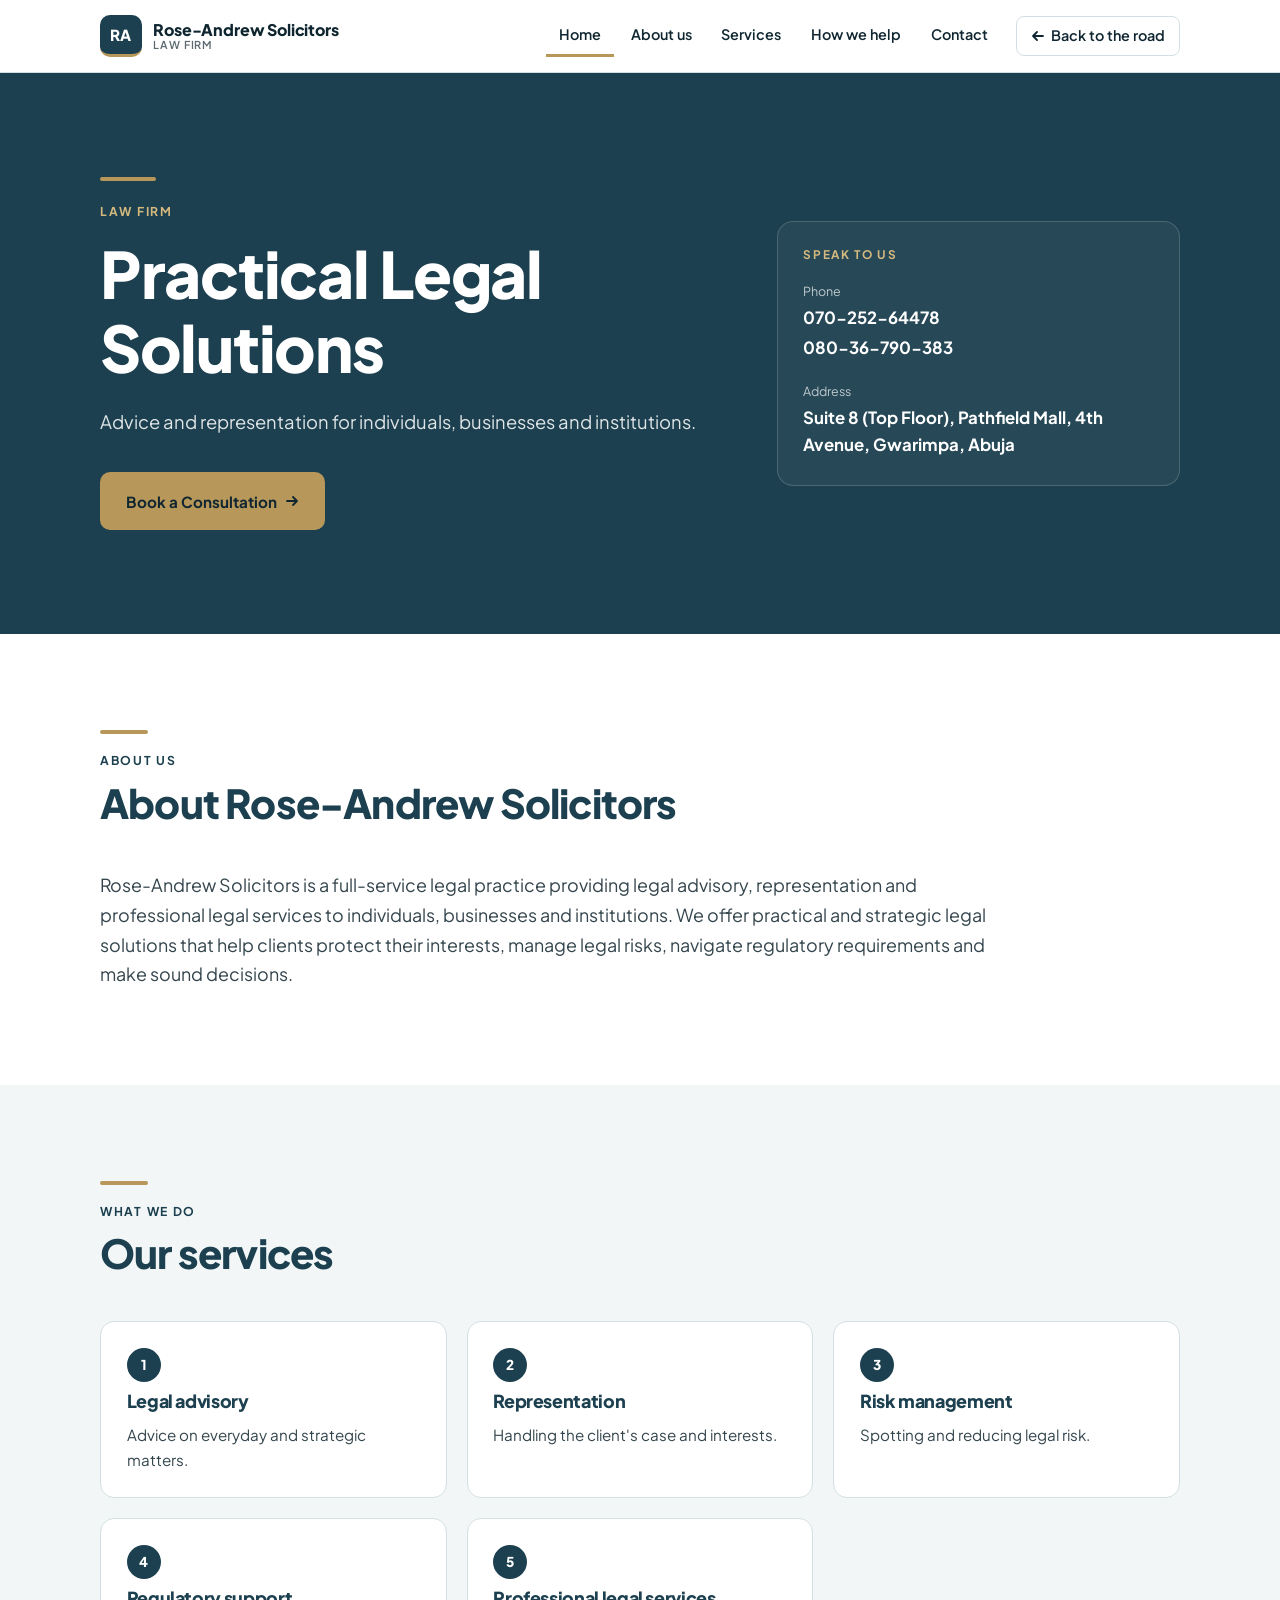
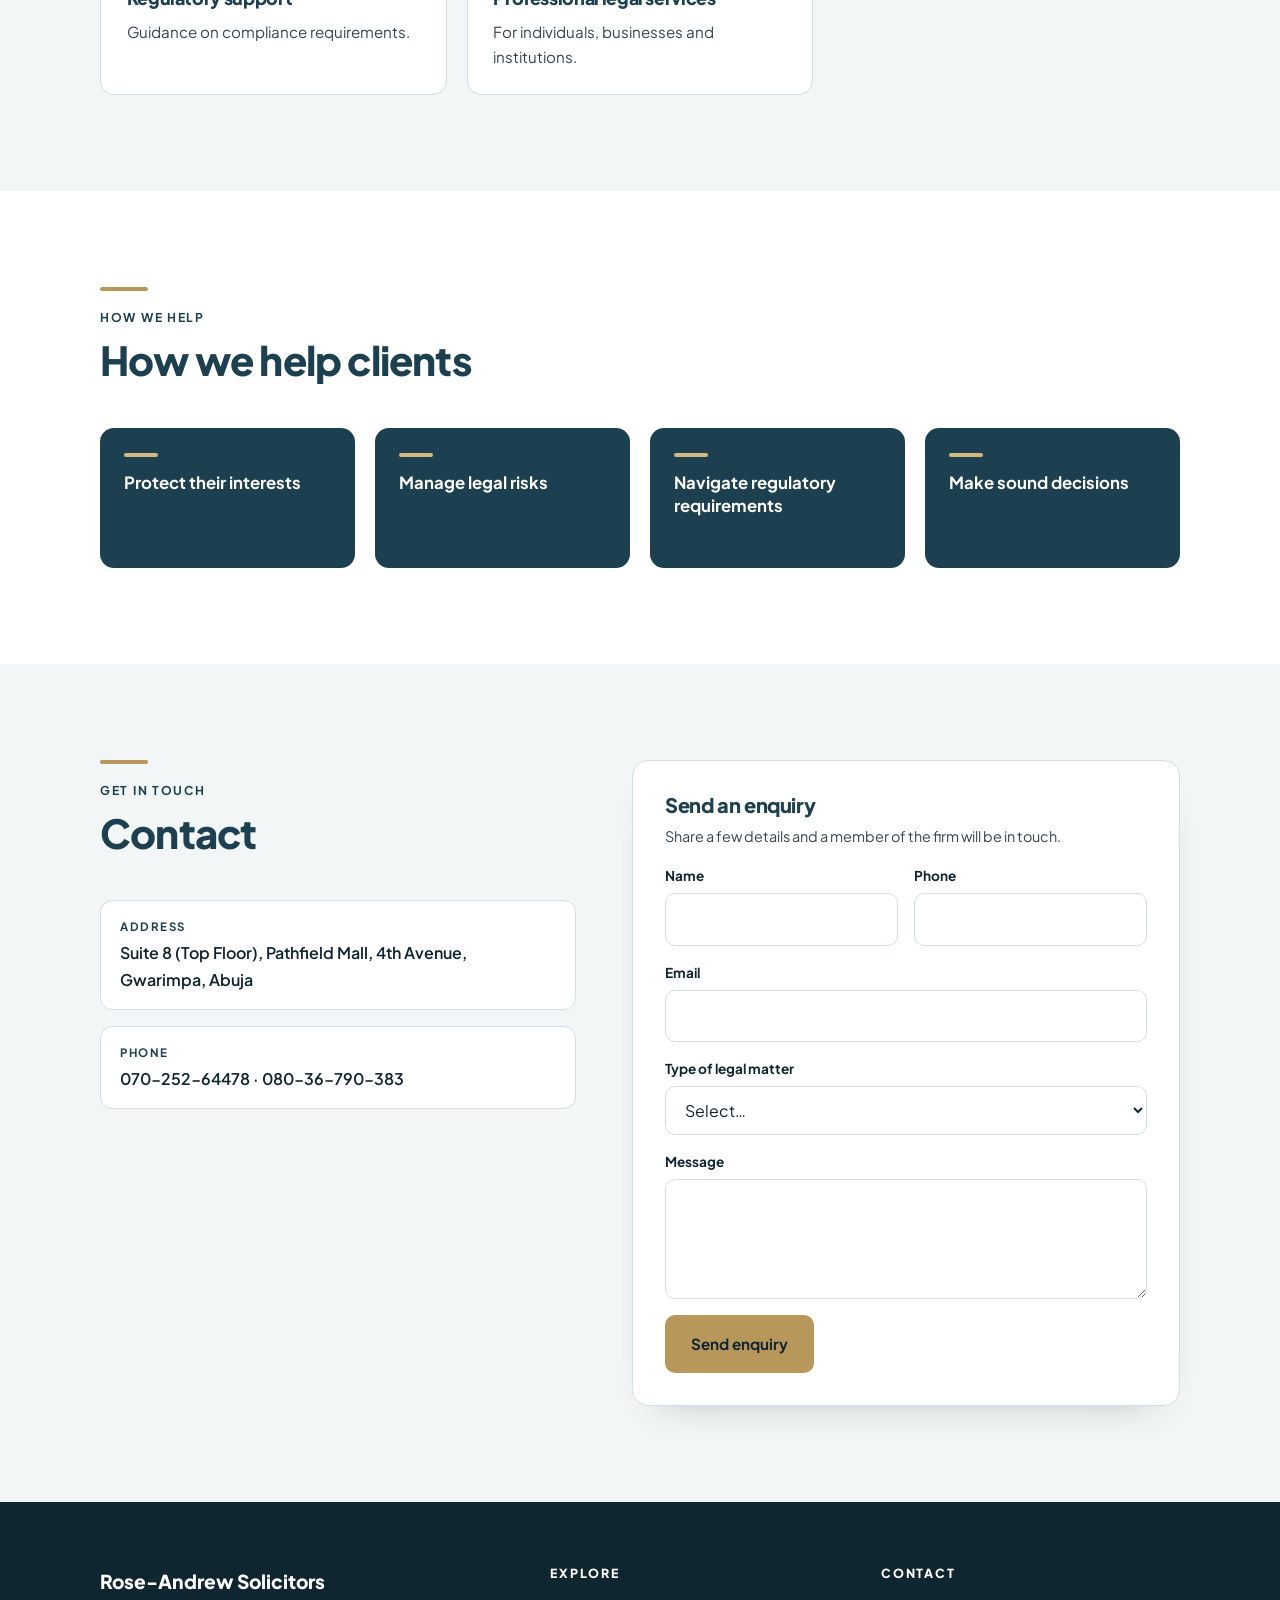
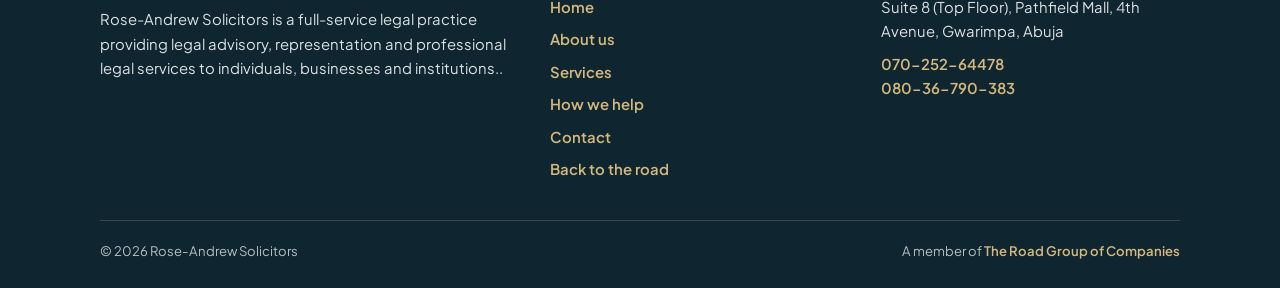
<file: rose-andrew/index.html>
<!DOCTYPE html>
<html lang="en">
<head>
<meta charset="UTF-8">
<meta name="viewport" content="width=device-width, initial-scale=1.0">
<title>Rose-Andrew Solicitors | Full-Service Legal Practice</title>
<meta name="description" content="Rose-Andrew Solicitors is a full-service legal practice providing legal advisory, representation and professional legal services to individuals, businesses and institutions.">
<link rel="preconnect" href="https://fonts.googleapis.com">
<link rel="preconnect" href="https://fonts.gstatic.com" crossorigin>
<link href="https://fonts.googleapis.com/css2?family=Plus+Jakarta+Sans:wght@400;500;600;700;800&display=swap" rel="stylesheet">
<link rel="stylesheet" href="../company.css">
</head>
<body class="theme-ra has-line">

<header class="nav">
  <div class="container nav-inner">
    <a class="brand" href="#home" aria-label="Rose-Andrew Solicitors home">
      <span class="brand-mark" aria-hidden="true">RA</span>
      <span class="brand-name">Rose-Andrew Solicitors<small>Law firm</small></span>
    </a>
    <button class="menu-toggle" type="button" aria-expanded="false" aria-controls="menu">Menu</button>
    <nav class="menu" id="menu" aria-label="Main">
      <a href="#home">Home</a>
      <a href="#about">About us</a>
      <a href="#services">Services</a>
      <a href="#why">How we help</a>
      <a href="#contact">Contact</a>
      <a class="back" href="../"><svg width="14" height="14" viewBox="0 0 14 14" fill="none" aria-hidden="true"><path d="M12 7H2M6 3 2 7l4 4" stroke="currentColor" stroke-width="1.8" stroke-linecap="round" stroke-linejoin="round"/></svg> Back to the road</a>
    </nav>
  </div>
</header>

<main>
  <section class="hero on-dark" id="home">
    <div class="container hero-inner">
      <div>
        <span class="hero-line" aria-hidden="true"></span>
        <p class="eyebrow">Law firm</p>
        <h1>Practical Legal Solutions</h1>
        <p class="lede">Advice and representation for individuals, businesses and institutions.</p>
        <div class="hero-actions"><a class="btn btn-cta" href="#contact">Book a Consultation <svg width="14" height="14" viewBox="0 0 14 14" fill="none" aria-hidden="true"><path d="M2 7h10M8 3l4 4-4 4" stroke="currentColor" stroke-width="1.8" stroke-linecap="round" stroke-linejoin="round"/></svg></a></div>
        
      </div>
      <aside class="hero-aside" aria-label="Contact details">
        <h2>Speak to us</h2>
        <div class="row"><span>Phone</span><a href="tel:+2347025264478">070-252-64478</a><a href="tel:+2348036790383">080-36-790-383</a></div>
        <div class="row"><span>Address</span><strong>Suite 8 (Top Floor), Pathfield Mall, 4th Avenue, Gwarimpa, Abuja</strong></div>
        
      </aside>
    </div>
  </section>

  <section class="section" id="about">
    <div class="container">
      <div class="section-head"><p class="eyebrow">About us</p><h2>About Rose-Andrew Solicitors</h2></div>
      <p class="about-text">Rose-Andrew Solicitors is a full-service legal practice providing legal advisory, representation and professional legal services to individuals, businesses and institutions. We offer practical and strategic legal solutions that help clients protect their interests, manage legal risks, navigate regulatory requirements and make sound decisions.</p>
    </div>
  </section>

  <section class="section alt" id="services">
    <div class="container">
      <div class="section-head"><p class="eyebrow">What we do</p><h2>Our services</h2></div>
      <ul class="cards">
          <li class="card"><span class="num">1</span><h3>Legal advisory</h3><p>Advice on everyday and strategic matters.</p></li>
          <li class="card"><span class="num">2</span><h3>Representation</h3><p>Handling the client's case and interests.</p></li>
          <li class="card"><span class="num">3</span><h3>Risk management</h3><p>Spotting and reducing legal risk.</p></li>
          <li class="card"><span class="num">4</span><h3>Regulatory support</h3><p>Guidance on compliance requirements.</p></li>
          <li class="card"><span class="num">5</span><h3>Professional legal services</h3><p>For individuals, businesses and institutions.</p></li>
      </ul>
    </div>
  </section>

  <section class="section" id="why">
    <div class="container">
      <div class="section-head"><p class="eyebrow">How we help</p><h2>How we help clients</h2></div>
      <ul class="why">
        <li>Protect their interests</li>
        <li>Manage legal risks</li>
        <li>Navigate regulatory requirements</li>
        <li>Make sound decisions</li>
      </ul>
    </div>
  </section>

  <section class="section alt" id="contact">
    <div class="container contact-grid">
      <div>
        <div class="section-head"><p class="eyebrow">Get in touch</p><h2>Contact</h2></div>
        <div class="info">
          <div class="info-item"><div class="k">Address</div><div class="v">Suite 8 (Top Floor), Pathfield Mall, 4th Avenue, Gwarimpa, Abuja</div></div>
          <div class="info-item"><div class="k">Phone</div><div class="v"><a href="tel:+2347025264478">070-252-64478</a> · <a href="tel:+2348036790383">080-36-790-383</a></div></div>
          
          
        </div>
      </div>
      <form class="form" data-whatsapp="2347025264478" data-company="Rose-Andrew Solicitors" action="#" method="post">
        <h3>Send an enquiry</h3>
        <p class="hint">Share a few details and a member of the firm will be in touch.</p>
        <div class="form-row">
          <div class="field"><label for="f-name">Name</label><input id="f-name" name="name" type="text" autocomplete="name" required></div>
          <div class="field"><label for="f-phone">Phone</label><input id="f-phone" name="phone" type="tel" autocomplete="tel" required></div>
        </div>
        <div class="field"><label for="f-email">Email</label><input id="f-email" name="email" type="email" autocomplete="email"></div>
        <div class="field"><label for="f-type">Type of legal matter</label><select id="f-type" name="type" required><option value="">Select…</option><option>Legal advisory</option><option>Representation</option><option>Risk management</option><option>Regulatory support</option><option>Other</option></select></div>
        <div class="field"><label for="f-msg">Message</label><textarea id="f-msg" name="message" required></textarea></div>
        <button class="btn btn-cta" type="submit">Send enquiry</button>
      </form>
    </div>
  </section>
</main>

<footer class="footer">
  <div class="container">
    <div class="footer-grid">
      <div>
        <p class="fname">Rose-Andrew Solicitors</p>
        <p>Rose-Andrew Solicitors is a full-service legal practice providing legal advisory, representation and professional legal services to individuals, businesses and institutions..</p>
      </div>
      <div>
        <h2>Explore</h2>
        <ul>
          <li><a href="#home">Home</a></li>
          <li><a href="#about">About us</a></li>
          <li><a href="#services">Services</a></li>
          <li><a href="#why">How we help</a></li>
          <li><a href="#contact">Contact</a></li>
          <li><a href="../">Back to the road</a></li>
        </ul>
      </div>
      <div>
        <h2>Contact</h2>
        <ul>
          <li>Suite 8 (Top Floor), Pathfield Mall, 4th Avenue, Gwarimpa, Abuja</li>
          <li><a href="tel:+2347025264478">070-252-64478</a><br><a href="tel:+2348036790383">080-36-790-383</a></li>
        </ul>
      </div>
    </div>
    <div class="footer-bottom">
      <span>&copy; 2026 Rose-Andrew Solicitors</span>
      <span>A member of <a href="../">The Road Group of Companies</a></span>
    </div>
  </div>
</footer>

<script src="../site.js"></script>
</body>
</html>
</file>
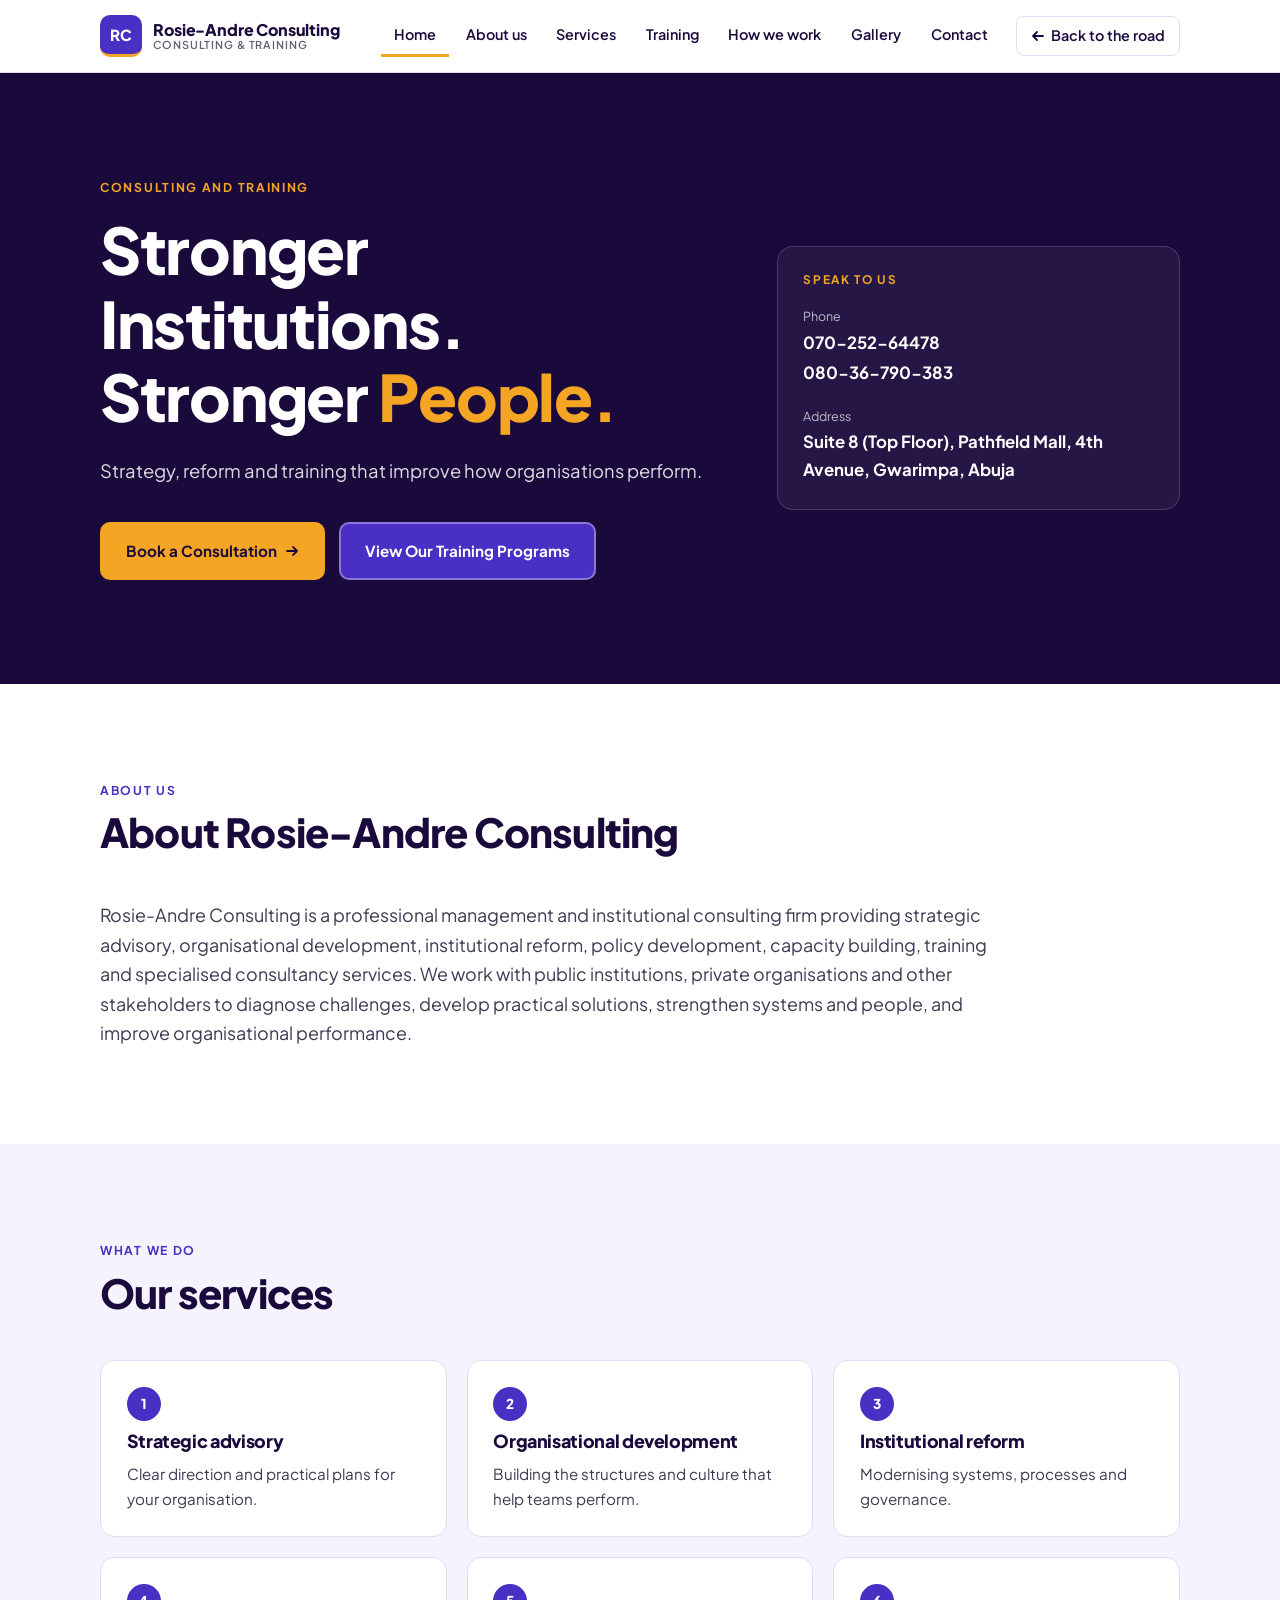
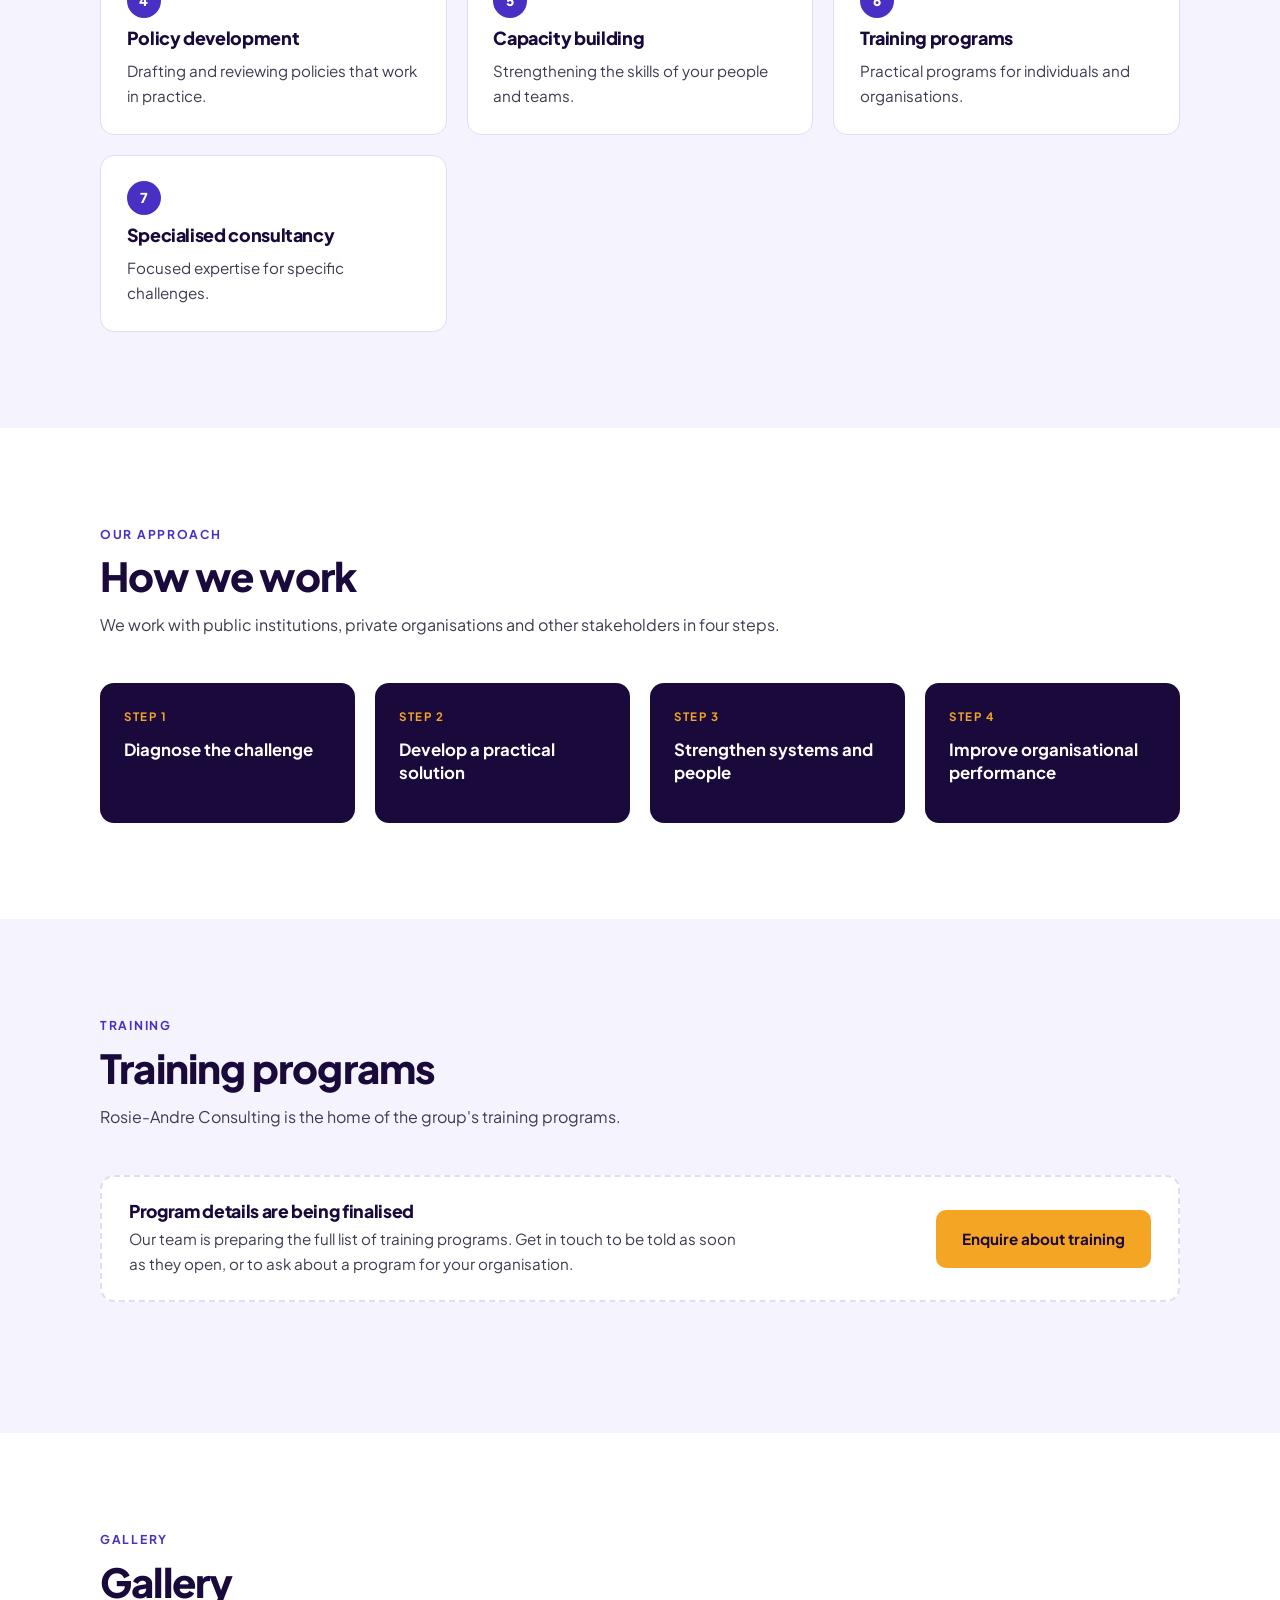
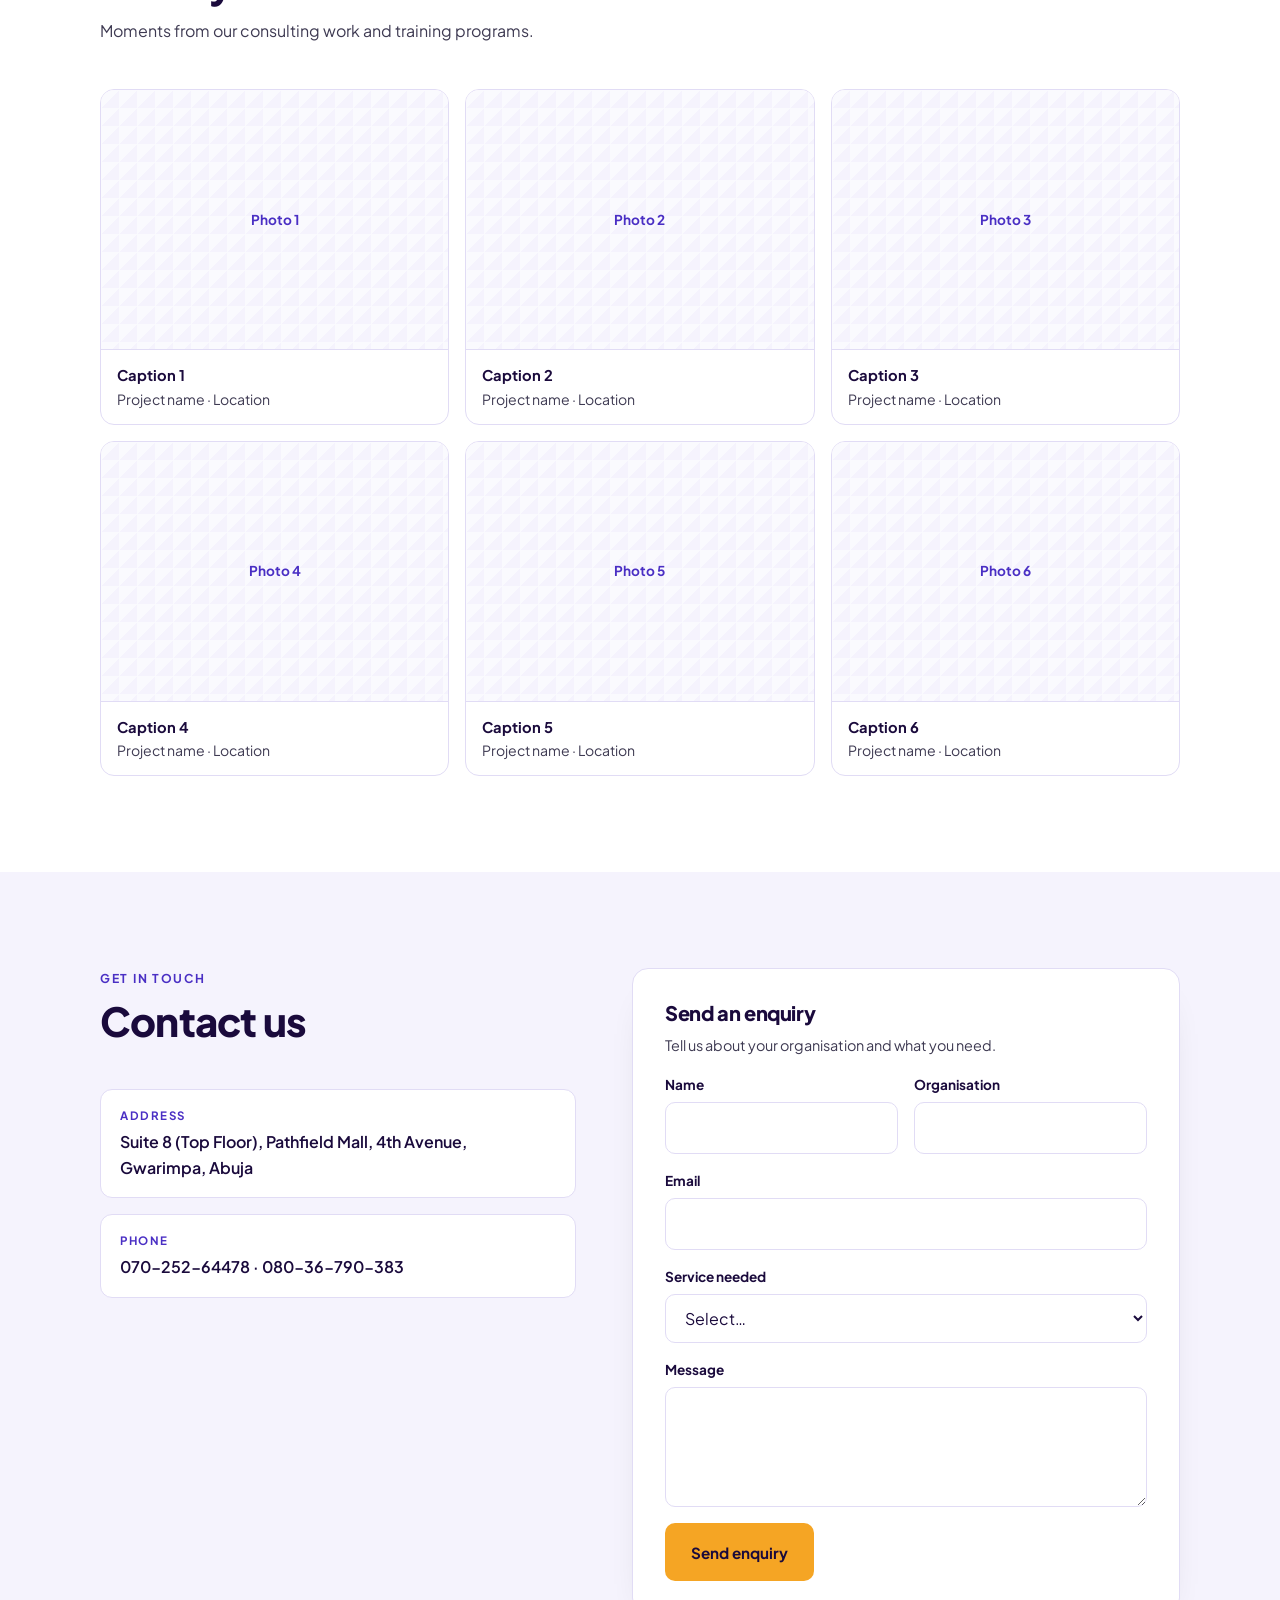
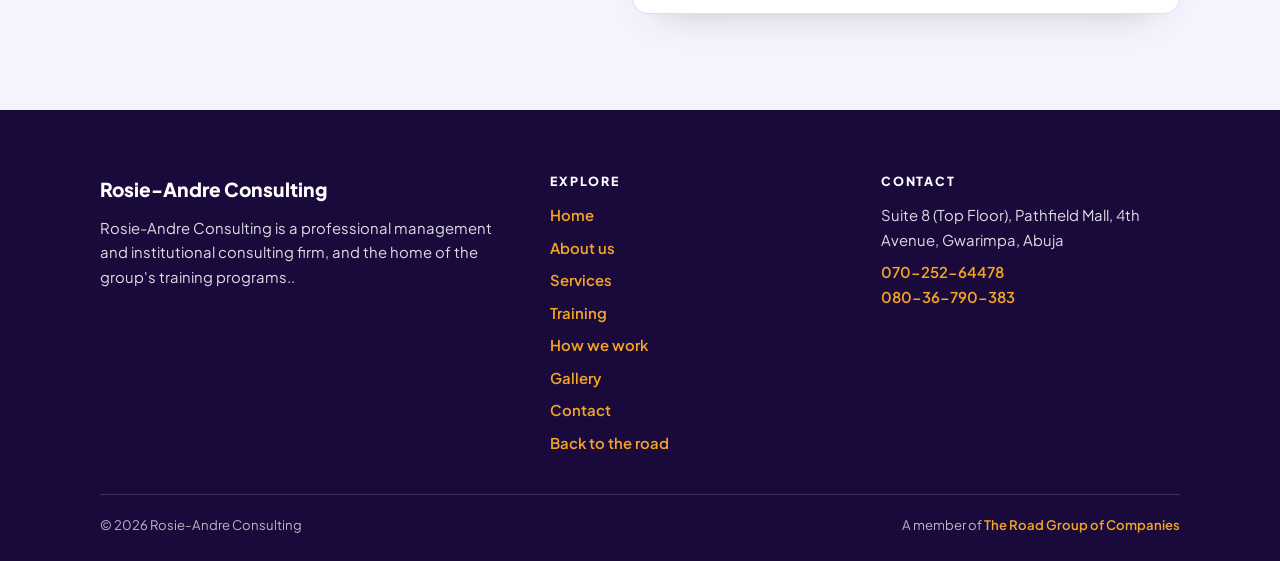
<file: rosie-andre/index.html>
<!DOCTYPE html>
<html lang="en">
<head>
<meta charset="UTF-8">
<meta name="viewport" content="width=device-width, initial-scale=1.0">
<title>Rosie-Andre Consulting | Management and Institutional Consulting</title>
<meta name="description" content="Rosie-Andre Consulting is a professional management and institutional consulting firm, and the home of the group's training programs.">
<link rel="preconnect" href="https://fonts.googleapis.com">
<link rel="preconnect" href="https://fonts.gstatic.com" crossorigin>
<link href="https://fonts.googleapis.com/css2?family=Plus+Jakarta+Sans:wght@400;500;600;700;800&display=swap" rel="stylesheet">
<link rel="stylesheet" href="../company.css">
</head>
<body class="theme-rc">

<header class="nav">
  <div class="container nav-inner">
    <a class="brand" href="#home" aria-label="Rosie-Andre Consulting home">
      <span class="brand-mark" aria-hidden="true">RC</span>
      <span class="brand-name">Rosie-Andre Consulting<small>Consulting & training</small></span>
    </a>
    <button class="menu-toggle" type="button" aria-expanded="false" aria-controls="menu">Menu</button>
    <nav class="menu" id="menu" aria-label="Main">
      <a href="#home">Home</a>
      <a href="#about">About us</a>
      <a href="#services">Services</a>
      <a href="#programs">Training</a>
      <a href="#why">How we work</a>
      <a href="#gallery">Gallery</a>
      <a href="#contact">Contact</a>
      <a class="back" href="../"><svg width="14" height="14" viewBox="0 0 14 14" fill="none" aria-hidden="true"><path d="M12 7H2M6 3 2 7l4 4" stroke="currentColor" stroke-width="1.8" stroke-linecap="round" stroke-linejoin="round"/></svg> Back to the road</a>
    </nav>
  </div>
</header>

<main>
  <section class="hero on-dark" id="home">
    <div class="container hero-inner">
      <div>
        <span class="hero-line" aria-hidden="true"></span>
        <p class="eyebrow">Consulting and training</p>
        <h1>Stronger Institutions. Stronger <span class="key">People.</span></h1>
        <p class="lede">Strategy, reform and training that improve how organisations perform.</p>
        <div class="hero-actions"><a class="btn btn-cta" href="#contact">Book a Consultation <svg width="14" height="14" viewBox="0 0 14 14" fill="none" aria-hidden="true"><path d="M2 7h10M8 3l4 4-4 4" stroke="currentColor" stroke-width="1.8" stroke-linecap="round" stroke-linejoin="round"/></svg></a><a class="btn btn-other" href="#programs">View Our Training Programs</a></div>
        
      </div>
      <aside class="hero-aside" aria-label="Contact details">
        <h2>Speak to us</h2>
        <div class="row"><span>Phone</span><a href="tel:+2347025264478">070-252-64478</a><a href="tel:+2348036790383">080-36-790-383</a></div>
        <div class="row"><span>Address</span><strong>Suite 8 (Top Floor), Pathfield Mall, 4th Avenue, Gwarimpa, Abuja</strong></div>
        
      </aside>
    </div>
  </section>

  <section class="section" id="about">
    <div class="container">
      <div class="section-head"><p class="eyebrow">About us</p><h2>About Rosie-Andre Consulting</h2></div>
      <p class="about-text">Rosie-Andre Consulting is a professional management and institutional consulting firm providing strategic advisory, organisational development, institutional reform, policy development, capacity building, training and specialised consultancy services. We work with public institutions, private organisations and other stakeholders to diagnose challenges, develop practical solutions, strengthen systems and people, and improve organisational performance.</p>
    </div>
  </section>

  <section class="section alt" id="services">
    <div class="container">
      <div class="section-head"><p class="eyebrow">What we do</p><h2>Our services</h2></div>
      <ul class="cards">
          <li class="card"><span class="num">1</span><h3>Strategic advisory</h3><p>Clear direction and practical plans for your organisation.</p></li>
          <li class="card"><span class="num">2</span><h3>Organisational development</h3><p>Building the structures and culture that help teams perform.</p></li>
          <li class="card"><span class="num">3</span><h3>Institutional reform</h3><p>Modernising systems, processes and governance.</p></li>
          <li class="card"><span class="num">4</span><h3>Policy development</h3><p>Drafting and reviewing policies that work in practice.</p></li>
          <li class="card"><span class="num">5</span><h3>Capacity building</h3><p>Strengthening the skills of your people and teams.</p></li>
          <li class="card"><span class="num">6</span><h3>Training programs</h3><p>Practical programs for individuals and organisations.</p></li>
          <li class="card"><span class="num">7</span><h3>Specialised consultancy</h3><p>Focused expertise for specific challenges.</p></li>
      </ul>
    </div>
  </section>

  <section class="section" id="why">
    <div class="container">
      <div class="section-head"><p class="eyebrow">Our approach</p><h2>How we work</h2><p class="sub">We work with public institutions, private organisations and other stakeholders in four steps.</p></div>
      <ol class="why">
        <li class="step"><small>Step 1</small>Diagnose the challenge</li>
        <li class="step"><small>Step 2</small>Develop a practical solution</li>
        <li class="step"><small>Step 3</small>Strengthen systems and people</li>
        <li class="step"><small>Step 4</small>Improve organisational performance</li>
      </ol>
    </div>
  </section>

  <section class="section alt" id="programs">
    <div class="container">
      <div class="section-head"><p class="eyebrow">Training</p><h2>Training programs</h2><p class="sub">Rosie-Andre Consulting is the home of the group's training programs.</p></div>
      <!-- PROGRAM CARDS: add one <li class="card"> per training program (title, short description, who it is for, duration). -->
      <div class="program-note">
        <div><h3>Program details are being finalised</h3><p>Our team is preparing the full list of training programs. Get in touch to be told as soon as they open, or to ask about a program for your organisation.</p></div>
        <a class="btn btn-cta" href="#contact">Enquire about training</a>
      </div>
    </div>
  </section>

  <section class="section" id="gallery">
    <div class="container">
      <div class="section-head"><p class="eyebrow">Gallery</p><h2>Gallery</h2><p class="sub">Moments from our consulting work and training programs.</p></div>
      <!-- GALLERY: replace each <div class="shot"> with <img src="images/your-photo.jpg" alt="describe the photo" loading="lazy"> and edit the caption. -->
      <div class="gallery">
        <figure><div class="shot" role="img" aria-label="Photo 1 placeholder">Photo 1</div><figcaption><strong>Caption 1</strong>Project name · Location</figcaption></figure>
        <figure><div class="shot" role="img" aria-label="Photo 2 placeholder">Photo 2</div><figcaption><strong>Caption 2</strong>Project name · Location</figcaption></figure>
        <figure><div class="shot" role="img" aria-label="Photo 3 placeholder">Photo 3</div><figcaption><strong>Caption 3</strong>Project name · Location</figcaption></figure>
        <figure><div class="shot" role="img" aria-label="Photo 4 placeholder">Photo 4</div><figcaption><strong>Caption 4</strong>Project name · Location</figcaption></figure>
        <figure><div class="shot" role="img" aria-label="Photo 5 placeholder">Photo 5</div><figcaption><strong>Caption 5</strong>Project name · Location</figcaption></figure>
        <figure><div class="shot" role="img" aria-label="Photo 6 placeholder">Photo 6</div><figcaption><strong>Caption 6</strong>Project name · Location</figcaption></figure>
      </div>
    </div>
  </section>

  <section class="section alt" id="contact">
    <div class="container contact-grid">
      <div>
        <div class="section-head"><p class="eyebrow">Get in touch</p><h2>Contact us</h2></div>
        <div class="info">
          <div class="info-item"><div class="k">Address</div><div class="v">Suite 8 (Top Floor), Pathfield Mall, 4th Avenue, Gwarimpa, Abuja</div></div>
          <div class="info-item"><div class="k">Phone</div><div class="v"><a href="tel:+2347025264478">070-252-64478</a> · <a href="tel:+2348036790383">080-36-790-383</a></div></div>
          
          
        </div>
      </div>
      <form class="form" data-whatsapp="2347025264478" data-company="Rosie-Andre Consulting" action="#" method="post">
        <h3>Send an enquiry</h3>
        <p class="hint">Tell us about your organisation and what you need.</p>
        <div class="form-row">
          <div class="field"><label for="f-name">Name</label><input id="f-name" name="name" type="text" autocomplete="name" required></div>
          <div class="field"><label for="f-org">Organisation</label><input id="f-org" name="org" type="text" autocomplete="organization"></div>
        </div>
        <div class="field"><label for="f-email">Email</label><input id="f-email" name="email" type="email" autocomplete="email"></div>
        <div class="field"><label for="f-type">Service needed</label><select id="f-type" name="type" required><option value="">Select…</option><option>Strategic advisory</option><option>Organisational development</option><option>Institutional reform</option><option>Policy development</option><option>Capacity building</option><option>Training programs</option><option>Specialised consultancy</option><option>Other</option></select></div>
        <div class="field"><label for="f-msg">Message</label><textarea id="f-msg" name="message" required></textarea></div>
        <button class="btn btn-cta" type="submit">Send enquiry</button>
      </form>
    </div>
  </section>
</main>

<footer class="footer">
  <div class="container">
    <div class="footer-grid">
      <div>
        <p class="fname">Rosie-Andre Consulting</p>
        <p>Rosie-Andre Consulting is a professional management and institutional consulting firm, and the home of the group's training programs..</p>
      </div>
      <div>
        <h2>Explore</h2>
        <ul>
          <li><a href="#home">Home</a></li>
          <li><a href="#about">About us</a></li>
          <li><a href="#services">Services</a></li>
          <li><a href="#programs">Training</a></li>
          <li><a href="#why">How we work</a></li>
          <li><a href="#gallery">Gallery</a></li>
          <li><a href="#contact">Contact</a></li>
          <li><a href="../">Back to the road</a></li>
        </ul>
      </div>
      <div>
        <h2>Contact</h2>
        <ul>
          <li>Suite 8 (Top Floor), Pathfield Mall, 4th Avenue, Gwarimpa, Abuja</li>
          <li><a href="tel:+2347025264478">070-252-64478</a><br><a href="tel:+2348036790383">080-36-790-383</a></li>
        </ul>
      </div>
    </div>
    <div class="footer-bottom">
      <span>&copy; 2026 Rosie-Andre Consulting</span>
      <span>A member of <a href="../">The Road Group of Companies</a></span>
    </div>
  </div>
</footer>

<script src="../site.js"></script>
</body>
</html>
</file>
<file: styles.css>
/* =========================================================
   TRGC — The Road Group of Companies (parent / landing page)
   Palette from the TRGC Brand Color Guide.
   ========================================================= */
:root{
  --primary:#5C59BE;   /* Royal Indigo */
  --accent:#EDB757;    /* Road Gold */
  --deep:#1B1B3A;     /* Midnight Ink */
  --body:#3B3B52;     /* Soft Slate */
  --light:#F7F6FC;    /* Mist */
  --border:#E3E1F0;
  --white:#FFFFFF;
  --asphalt:#2A2A44;
}

*{ box-sizing:border-box; }
html{ scroll-behavior:smooth; scroll-padding-top:84px; }
html,body{ max-width:100%; overflow-x:hidden; }
body{
  margin:0; background:var(--white); color:var(--body);
  font-family:"Plus Jakarta Sans",ui-sans-serif,system-ui,-apple-system,"Segoe UI",sans-serif;
  font-size:16px; line-height:1.65; -webkit-font-smoothing:antialiased;
}
h1,h2,h3,p,ul,ol{ margin:0; }
ul,ol{ padding:0; list-style:none; }
img,svg{ max-width:100%; }
h1,h2,h3{ font-weight:800; letter-spacing:-0.02em; line-height:1.15; text-wrap:balance; }
a{ color:var(--primary); text-decoration:underline; text-underline-offset:3px; }
a:hover{ color:var(--deep); }
:focus-visible{ outline:3px solid var(--primary); outline-offset:3px; }
.container{ max-width:1160px; margin:0 auto; padding:0 clamp(1.25rem,4vw,2.5rem); }
@media (prefers-reduced-motion:reduce){
  html{ scroll-behavior:auto; }
  *,*::before,*::after{ transition-duration:.001ms !important; animation-duration:.001ms !important; }
}

/* ---------- menu bar: white, midnight links, gold underline on current ---------- */
.nav{ position:sticky; top:0; z-index:50; background:#fff; border-bottom:1px solid var(--border); }
.nav-inner{ display:flex; align-items:center; gap:1.5rem; min-height:72px; position:relative; }
.brand{ display:flex; align-items:center; gap:.7rem; text-decoration:none; color:var(--deep); flex-shrink:0; }
.brand:hover{ color:var(--deep); }
.brand svg{ width:44px; height:44px; flex-shrink:0; }
.brand-name{ font-weight:800; font-size:1.05rem; line-height:1.15; }
.brand-name small{ display:block; font-weight:600; font-size:.66rem; letter-spacing:.08em; text-transform:uppercase; color:var(--body); }
.menu{ display:flex; gap:.25rem; margin-left:auto; }
.menu a{ color:var(--deep); text-decoration:none; font-weight:600; font-size:.92rem; padding:.5rem .85rem; border-bottom:3px solid transparent; }
.menu a:hover{ color:var(--deep); border-bottom-color:var(--border); }
.menu a[aria-current="true"]{ border-bottom-color:var(--accent); }
.menu-toggle{ display:none; margin-left:auto; background:none; border:1.5px solid var(--border); border-radius:8px; padding:.5rem .7rem; color:var(--deep); cursor:pointer; font:inherit; font-weight:700; font-size:.85rem; }

/* ---------- buttons ---------- */
.btn{
  display:inline-flex; align-items:center; gap:.55rem; font:inherit; font-weight:700; font-size:.97rem;
  text-decoration:none; cursor:pointer; padding:.95rem 1.6rem; border-radius:10px; border:2px solid transparent;
  transition:background .15s ease,color .15s ease,transform .15s ease;
}
.btn:hover{ transform:translateY(-1px); }
.btn-gold{ background:var(--accent); color:var(--deep); }          /* on dark sections */
.btn-gold:hover{ background:#fff; color:var(--deep); }
.btn-indigo{ background:var(--primary); color:#fff; }              /* on light sections */
.btn-indigo:hover{ background:var(--deep); color:#fff; }

/* ---------- hero ---------- */
.hero{ background:var(--deep); color:#fff; position:relative; overflow:hidden; }
.hero::before{ /* faint indigo glow */
  content:""; position:absolute; width:620px; height:620px; right:-160px; top:-240px; border-radius:50%;
  background:radial-gradient(circle,rgba(92,89,190,.55),transparent 68%);
}
.hero::after{ /* gold dashed road line along the bottom */
  content:""; position:absolute; left:0; right:0; bottom:0; height:6px;
  background:repeating-linear-gradient(90deg,var(--accent) 0 34px,transparent 34px 62px);
  animation:drive 6s linear infinite;
}
@keyframes drive{ to{ background-position:-124px 0; } }
.hero-inner{ position:relative; z-index:1; padding-top:clamp(4rem,10vw,7.5rem); padding-bottom:clamp(4.5rem,10vw,7.5rem); }
.hero-inner > *{ max-width:760px; }
.hero-inner > .lede{ max-width:46ch; }
.eyebrow{ font-weight:700; font-size:.76rem; letter-spacing:.14em; text-transform:uppercase; color:var(--primary); }
.hero .eyebrow{ color:var(--accent); }
.hero h1{ font-size:clamp(2.6rem,7vw,4.8rem); margin-top:1rem; color:#fff; }
.hero .slogan{ margin-top:1.3rem; font-size:clamp(1.15rem,2.4vw,1.5rem); font-weight:700; color:var(--accent); }
.hero .lede{ margin-top:.8rem; font-size:1.15rem; max-width:46ch; color:rgba(255,255,255,.86); }
.hero .btn{ margin-top:2.2rem; }

/* ---------- sections ---------- */
.section{ padding:clamp(3.5rem,8vw,6rem) 0; scroll-margin-top:72px; }
.section.alt{ background:var(--light); }
.section-head{ max-width:62ch; margin-bottom:clamp(1.8rem,4vw,2.8rem); }
.section-head h2{ font-size:clamp(1.8rem,4vw,2.6rem); color:var(--deep); margin-top:.6rem; }
.section-head .sub{ margin-top:.8rem; }

.about-text{ font-size:1.12rem; max-width:72ch; }
.mv{ display:grid; grid-template-columns:1fr 1fr; gap:1.25rem; margin-top:2.2rem; }
.mv article{ background:#fff; border:1px solid var(--border); border-top:4px solid var(--accent); border-radius:14px; padding:1.6rem; }
.mv h3{ font-size:.76rem; letter-spacing:.14em; text-transform:uppercase; color:var(--primary); font-weight:700; }
.mv p{ margin-top:.6rem; }

/* ---------- THE ROAD ---------- */
.road-section{ position:relative; overflow:hidden; }
.road-section::before,.road-section::after{ /* soft scenery blobs: indigo + gold */
  content:""; position:absolute; border-radius:50%; pointer-events:none;
}
.road-section::before{ width:520px; height:520px; left:-220px; top:18%; background:radial-gradient(circle,rgba(92,89,190,.13),transparent 70%); }
.road-section::after{ width:460px; height:460px; right:-200px; bottom:6%; background:radial-gradient(circle,rgba(237,183,87,.2),transparent 70%); }
.road-section .container{ position:relative; z-index:1; }
.sign{ width:fit-content; max-width:100%; margin:0 auto; text-align:center; position:relative; }
.sign-board{ background:var(--primary); color:#fff; border-radius:14px; padding:1.1rem 2.4rem; box-shadow:0 18px 34px -20px rgba(27,27,58,.7); }
.sign-board strong{ display:block; font-size:1.7rem; font-weight:800; letter-spacing:.04em; }
.sign-board span{ display:block; font-weight:600; font-size:.92rem; }
.sign-board em{ display:block; font-style:normal; font-size:.82rem; color:var(--accent); margin-top:.15rem; }
.sign::after{ content:""; display:block; width:8px; height:26px; margin:0 auto; background:var(--deep); border-radius:0 0 4px 4px; }
.choose{ text-align:center; margin:.6rem 0 1.2rem; font-weight:700; font-size:.76rem; letter-spacing:.16em; text-transform:uppercase; color:var(--primary); }

.road{ position:relative; }
.road-svg{ position:absolute; inset:0; width:100%; height:100%; overflow:visible; }
.road-bed{ fill:none; stroke:var(--asphalt); stroke-width:60px; stroke-linecap:butt; vector-effect:non-scaling-stroke; }
.road-edge{ fill:none; stroke:var(--deep); stroke-width:68px; vector-effect:non-scaling-stroke; opacity:.14; }
.road-mid{ fill:none; stroke:var(--accent); stroke-width:4px; stroke-dasharray:20 16; vector-effect:non-scaling-stroke; }
.car{
  position:absolute; z-index:3; width:26px; height:26px; margin:-13px 0 0 -13px; border-radius:50%;
  background:var(--accent); border:4px solid #fff; box-shadow:0 0 0 3px var(--primary),0 8px 18px rgba(27,27,58,.45);
  left:50%; top:0; transition:left .12s linear,top .12s linear; pointer-events:none;
}
.dests{ position:relative; z-index:2; display:grid; grid-auto-rows:minmax(210px,1fr); }
.dest{ display:grid; grid-template-columns:1fr 150px 1fr; align-items:center; }
.dest > .stop{ grid-column:1; grid-row:1; position:relative; }
.dest.right > .stop{ grid-column:3; }
.stop{ display:block; }
.stop::after{ /* turn-off that links the card to the road */
  content:""; position:absolute; top:50%; height:26px; margin-top:-13px; width:100px; background:var(--asphalt);
}
.dest:not(.right) .stop::after{ left:100%; border-radius:0; }
.dest.right .stop::after{ right:100%; }
.dest-card{
  display:block; text-decoration:none; color:var(--body); background:#fff; border:1px solid var(--border);
  border-top:6px solid var(--c); border-radius:16px; padding:1.4rem 1.5rem;
  box-shadow:0 14px 32px -22px rgba(27,27,58,.5); transition:transform .18s ease,box-shadow .18s ease;
  position:relative; z-index:1;
}
.dest-card:hover{ transform:translateY(-5px); box-shadow:0 24px 40px -22px rgba(27,27,58,.55); color:var(--body); }
.dest-top{ display:flex; align-items:center; gap:.8rem; }
.logo{
  width:46px; height:46px; border-radius:10px; background:var(--c); color:#fff; flex-shrink:0;
  display:grid; place-items:center; font-weight:800; font-size:.9rem; letter-spacing:.02em; border-bottom:3px solid var(--c2);
}
.dest-card h3{ font-size:1.15rem; color:var(--deep); }
.dest-card p{ margin-top:.8rem; font-size:.95rem; }
.enter{ display:inline-flex; gap:.4rem; margin-top:1rem; font-weight:800; font-size:.9rem; color:var(--c-link); }
.dest-card:hover .enter{ gap:.7rem; }

/* ---------- contact + footer ---------- */
.footer{ background:var(--deep); color:#fff; padding:clamp(3.2rem,7vw,5rem) 0 1.6rem; }
.footer .eyebrow{ color:var(--accent); }
.footer h2{ color:#fff; font-size:clamp(1.8rem,4vw,2.4rem); margin-top:.6rem; }
.footer-grid{ display:grid; grid-template-columns:1.3fr 1fr 1fr; gap:2.2rem; margin-top:2.4rem; }
.footer h3{ font-size:.76rem; letter-spacing:.14em; text-transform:uppercase; color:#fff; margin-bottom:.9rem; }
.footer p,.footer li{ font-size:.95rem; color:rgba(255,255,255,.86); }
.footer ul{ display:grid; gap:.5rem; }
.footer a{ color:var(--accent); text-decoration:none; font-weight:600; }
.footer a:hover{ color:#fff; text-decoration:underline; }
.footer-bottom{ margin-top:2.6rem; padding-top:1.2rem; border-top:1px solid rgba(255,255,255,.16); display:flex; flex-wrap:wrap; justify-content:space-between; gap:.6rem; font-size:.82rem; color:rgba(255,255,255,.7); }

/* ---------- responsive ---------- */
@media (max-width:820px){
  .menu-toggle{ display:inline-block; }
  .menu{
    display:none; position:absolute; top:100%; left:0; right:0; background:#fff; flex-direction:column; gap:0;
    padding:.5rem 1.25rem 1rem; border-bottom:1px solid var(--border); box-shadow:0 18px 30px -20px rgba(0,0,0,.3); margin:0;
  }
  .menu.open{ display:flex; }
  .menu a{ padding:.8rem .2rem; border-bottom:1px solid var(--border); }
  .mv,.footer-grid{ grid-template-columns:1fr; }
}
/* phones: the road runs straight down the left with destinations stacked along it */
@media (max-width:760px){
  .sign{ margin:0 0 0 0; }
  .choose{ text-align:left; padding-left:68px; }
  .road-svg{ display:none; }
  .road::before{
    content:""; position:absolute; left:0; top:0; bottom:0; width:40px; background:var(--asphalt);
  }
  .road::after{
    content:""; position:absolute; left:18px; top:0; bottom:0; width:4px;
    background:repeating-linear-gradient(180deg,var(--accent) 0 18px,transparent 18px 32px);
  }
  .car{ left:20px; }
  .dests{ grid-auto-rows:auto; gap:1.4rem; padding-left:68px; }
  .dest{ display:block; }
  .dest > .stop,.dest.right > .stop{ grid-column:auto; }
  .stop::after,.dest:not(.right) .stop::after,.dest.right .stop::after{
    left:auto; right:100%; width:28px; border-radius:0;
  }
}
</file>
<file: company.css>
/* =========================================================
   TRGC company sites — one shared template, five themes.
   Colors come straight from the TRGC Brand Color Guide.
   Theme is chosen with a class on <body>: theme-fh, theme-bs,
   theme-ic, theme-ra, theme-rc.
   ========================================================= */

/* ---------- THEMES ---------- */
/* Favorite Homes Limited — navy + roof red */
.theme-fh{
  --primary:#2C4A6B; --accent:#A33F3F; --deep:#16222F; --body:#3A4655;
  --light:#F3F6F9; --border:#D5DDE6; --white:#FFFFFF;
  --hero-bg:#16222F; --heading:#2C4A6B; --label:#A33F3F;
  --cta-bg:#A33F3F; --cta-fg:#FFFFFF; --cta-hover-bg:#862F2F; --cta-hover-fg:#FFFFFF;
  --btn-bg:#2C4A6B; --btn-fg:#FFFFFF; --btn-hover-bg:#16222F;
  --link:#2C4A6B; --link-hover:#A33F3F;
  --underline:#A33F3F; --menu-link:#16222F;
  --on-dark-label:#A8C0D8; --footer-link:#D5DDE6;
  --why-bg:#2C4A6B; --num-bg:#2C4A6B;
}
/* Benny Andrew's Security — black + alert red */
.theme-bs{
  --primary:#1C1C1C; --accent:#B23A1E; --deep:#0A0A0A; --body:#3D3D3D;
  --light:#F4F2F0; --border:#E0DCD8; --white:#FFFFFF;
  --hero-bg:#0A0A0A; --heading:#1C1C1C; --label:#B23A1E;
  --cta-bg:#B23A1E; --cta-fg:#FFFFFF; --cta-hover-bg:#8E2D16; --cta-hover-fg:#FFFFFF;
  --btn-bg:#1C1C1C; --btn-fg:#FFFFFF; --btn-hover-bg:#B23A1E;
  --link:#B23A1E; --link-hover:#1C1C1C;
  --underline:#B23A1E; --menu-link:#1C1C1C;
  --on-dark-label:#E0573A; --footer-link:#E0573A;
  --why-bg:#1C1C1C; --num-bg:#1C1C1C;
}
/* Iykchiz Company — cheese gold + cheddar brown */
.theme-ic{
  --primary:#8A5A36; --accent:#C8A55C; --deep:#3B2412; --body:#4A3A2C;
  --light:#FBF6EA; --border:#EADFC6; --white:#FFFFFF;
  --hero-bg:#3B2412; --heading:#3B2412; --label:#8A5A36;
  --cta-bg:#C8A55C; --cta-fg:#3B2412; --cta-hover-bg:#8A5A36; --cta-hover-fg:#FFFFFF;
  --btn-bg:#8A5A36; --btn-fg:#FFFFFF; --btn-hover-bg:#3B2412;
  --link:#8A5A36; --link-hover:#3B2412;
  --underline:#C8A55C; --menu-link:#3B2412;
  --on-dark-label:#C8A55C; --footer-link:#C8A55C;
  --why-bg:#3B2412; --num-bg:#8A5A36;
}
/* Rose-Andrew Solicitors — chambers teal + brass */
.theme-ra{
  --primary:#1C404F; --accent:#B8975A; --deep:#0F2630; --body:#34454D;
  --light:#F2F6F7; --border:#D3DFE2; --white:#FFFFFF;
  --hero-bg:#1C404F; --heading:#1C404F; --label:#1C404F;
  --cta-bg:#B8975A; --cta-fg:#0F2630; --cta-hover-bg:#D4B97F; --cta-hover-fg:#0F2630;
  --btn-bg:#1C404F; --btn-fg:#FFFFFF; --btn-hover-bg:#0F2630;
  --link:#1C404F; --link-hover:#1C404F;
  --underline:#B8975A; --menu-link:#0F2630;
  --on-dark-label:#D4B97F; --footer-link:#D4B97F;
  --why-bg:#1C404F; --num-bg:#1C404F;
}
/* Rosie-Andre Consulting — insight violet + amber */
.theme-rc{
  --primary:#4A2FC4; --accent:#F5A524; --deep:#1A0A3C; --body:#3E3A52;
  --light:#F5F3FD; --border:#E1DCF5; --white:#FFFFFF;
  --hero-bg:#1A0A3C; --heading:#1A0A3C; --label:#4A2FC4;
  --cta-bg:#F5A524; --cta-fg:#1A0A3C; --cta-hover-bg:#FFB84D; --cta-hover-fg:#1A0A3C;
  --btn-bg:#4A2FC4; --btn-fg:#FFFFFF; --btn-hover-bg:#1A0A3C;
  --link:#4A2FC4; --link-hover:#1A0A3C;
  --underline:#F5A524; --menu-link:#1A0A3C;
  --on-dark-label:#F5A524; --footer-link:#F5A524;
  --why-bg:#1A0A3C; --num-bg:#4A2FC4;
}

/* ---------- BASE ---------- */
*{ box-sizing:border-box; }
html{ scroll-behavior:smooth; scroll-padding-top:84px; }
html,body{ max-width:100%; overflow-x:hidden; }
body{
  margin:0; background:var(--white); color:var(--body);
  font-family:"Plus Jakarta Sans",ui-sans-serif,system-ui,-apple-system,"Segoe UI",sans-serif;
  font-size:16px; line-height:1.65; -webkit-font-smoothing:antialiased;
}
h1,h2,h3,p,ul,ol,figure{ margin:0; }
ul,ol{ padding:0; list-style:none; }
img,svg{ max-width:100%; }
h1,h2,h3{ font-weight:800; letter-spacing:-0.02em; line-height:1.15; text-wrap:balance; }
a{ color:var(--link); text-decoration:underline; text-underline-offset:3px; }
a:hover{ color:var(--link-hover); }
:focus-visible{ outline:3px solid var(--accent); outline-offset:3px; }
.theme-rc :focus-visible, .theme-ic :focus-visible, .theme-ra :focus-visible{ outline-color:var(--primary); }
.container{ max-width:1160px; margin:0 auto; padding:0 clamp(1.25rem,4vw,2.5rem); }
.sr-only{ position:absolute; width:1px; height:1px; overflow:hidden; clip:rect(0 0 0 0); white-space:nowrap; }
@media (prefers-reduced-motion:reduce){
  html{ scroll-behavior:auto; }
  *,*::before,*::after{ transition-duration:.001ms !important; animation-duration:.001ms !important; }
}

/* ---------- MENU BAR (white, deep links, accent underline on current) ---------- */
.nav{ position:sticky; top:0; z-index:50; background:#fff; border-bottom:1px solid var(--border); }
.nav-inner{ display:flex; align-items:center; gap:1.5rem; min-height:72px; }
.brand{ display:flex; align-items:center; gap:.7rem; text-decoration:none; color:var(--menu-link); flex-shrink:0; }
.brand:hover{ color:var(--menu-link); }
.brand-mark{
  width:42px; height:42px; border-radius:10px; background:var(--primary); color:#fff;
  display:grid; place-items:center; font-weight:800; font-size:.95rem; letter-spacing:.02em;
  border-bottom:3px solid var(--accent);
}
.brand-name{ font-weight:800; font-size:1rem; line-height:1.15; letter-spacing:-.01em; }
.brand-name small{ display:block; font-weight:600; font-size:.68rem; letter-spacing:.08em; text-transform:uppercase; color:var(--body); opacity:.8; }
.menu{ display:flex; align-items:center; gap:.25rem; margin-left:auto; }
.menu a{
  color:var(--menu-link); text-decoration:none; font-weight:600; font-size:.9rem;
  padding:.5rem .8rem; border-bottom:3px solid transparent;
}
.menu a:hover{ color:var(--menu-link); border-bottom-color:var(--border); }
.menu a[aria-current="true"]{ border-bottom-color:var(--underline); }
.menu a.back{
  margin-left:.75rem; border:1.5px solid var(--border); border-radius:8px; padding:.45rem .85rem;
  display:inline-flex; align-items:center; gap:.4rem;
}
.menu a.back:hover{ border-color:var(--primary); }
.menu-toggle{
  display:none; margin-left:auto; background:none; border:1.5px solid var(--border); border-radius:8px;
  padding:.5rem .7rem; color:var(--menu-link); cursor:pointer; font:inherit; font-weight:700; font-size:.85rem;
}

/* ---------- BUTTONS ---------- */
.btn{
  display:inline-flex; align-items:center; justify-content:center; gap:.5rem;
  font:inherit; font-weight:700; font-size:.95rem; text-decoration:none; cursor:pointer;
  padding:.9rem 1.5rem; border-radius:10px; border:2px solid transparent;
  transition:background .15s ease,color .15s ease,transform .15s ease,border-color .15s ease;
}
.btn:hover{ transform:translateY(-1px); }
.btn-cta{ background:var(--cta-bg); color:var(--cta-fg); }
.btn-cta:hover{ background:var(--cta-hover-bg); color:var(--cta-hover-fg); }
.btn-other{ background:var(--btn-bg); color:var(--btn-fg); }
.btn-other:hover{ background:var(--btn-hover-bg); color:var(--btn-fg); }
.on-dark .btn-other{ border-color:rgba(255,255,255,.35); }

/* ---------- HERO ---------- */
.hero{ background:var(--hero-bg); color:#fff; position:relative; overflow:hidden; }
.hero-inner{
  display:grid; grid-template-columns:1.5fr 1fr; gap:clamp(2rem,6vw,4.5rem); align-items:center;
  padding-top:clamp(3.5rem,9vw,6.5rem); padding-bottom:clamp(3.5rem,9vw,6.5rem);
}
.eyebrow{ font-weight:700; font-size:.76rem; letter-spacing:.14em; text-transform:uppercase; color:var(--label); }
.on-dark .eyebrow{ color:var(--on-dark-label); }
.hero h1{ color:#fff; font-size:clamp(2.3rem,5.6vw,4rem); margin-top:1rem; }
.hero h1 .key{ color:var(--accent); }
.hero-line{ display:none; width:56px; height:4px; border-radius:2px; background:var(--accent); margin-bottom:1.25rem; }
.has-line .hero-line{ display:block; }
.hero .lede{ margin-top:1.4rem; max-width:48ch; font-size:1.15rem; color:rgba(255,255,255,.86); }
.hero-actions{ display:flex; flex-wrap:wrap; gap:.9rem; margin-top:2.2rem; }
.hero-aside{
  border:1px solid rgba(255,255,255,.16); background:rgba(255,255,255,.05);
  border-radius:16px; padding:1.6rem; display:grid; gap:1.2rem;
}
.hero-aside h2{ font-size:.74rem; letter-spacing:.14em; text-transform:uppercase; color:var(--on-dark-label); font-weight:700; }
.hero-aside .row{ display:grid; gap:.15rem; }
.hero-aside .row span{ font-size:.78rem; opacity:.7; }
.hero-aside .row a, .hero-aside .row strong{ color:#fff; font-weight:700; font-size:1.05rem; text-decoration:none; }
.hero-aside .row a:hover{ text-decoration:underline; color:#fff; }
.coming-soon{
  margin-top:2rem; display:inline-flex; gap:.7rem; align-items:flex-start; max-width:52ch;
  background:rgba(255,255,255,.07); border:1px solid rgba(255,255,255,.18); border-left:4px solid var(--on-dark-label);
  border-radius:10px; padding:.9rem 1.1rem; font-size:.95rem; color:#fff;
}
.coming-soon strong{ color:var(--on-dark-label); }

/* ---------- SECTIONS ---------- */
.section{ padding:clamp(3.5rem,8vw,6rem) 0; scroll-margin-top:72px; }
.section.alt{ background:var(--light); }
.section-head{ max-width:62ch; margin-bottom:clamp(1.8rem,4vw,2.8rem); }
.section-head::before{ content:""; display:none; width:48px; height:4px; border-radius:2px; background:var(--accent); margin-bottom:1rem; }
.has-line .section-head::before{ display:block; }
.section-head h2{ font-size:clamp(1.7rem,3.8vw,2.5rem); color:var(--heading); margin-top:.6rem; }
.section-head p.sub{ margin-top:.8rem; color:var(--body); }

.about-text{ font-size:1.12rem; max-width:70ch; }
.about-text + .about-aside{ margin-top:2rem; }
.about-grid{ display:grid; grid-template-columns:1.6fr 1fr; gap:clamp(2rem,6vw,4rem); align-items:start; }
.who{ background:var(--light); border:1px solid var(--border); border-left:4px solid var(--accent); border-radius:12px; padding:1.3rem 1.5rem; }
.alt .who{ background:#fff; }
.who h3{ font-size:.76rem; letter-spacing:.14em; text-transform:uppercase; color:var(--label); font-weight:700; }
.who p{ margin-top:.5rem; }

/* ---------- SERVICES ---------- */
.cards{ display:grid; grid-template-columns:repeat(3,1fr); gap:1.25rem; }
.card{
  background:#fff; border:1px solid var(--border); border-radius:14px; padding:1.6rem;
  display:flex; flex-direction:column; gap:.6rem; transition:transform .18s ease,box-shadow .18s ease,border-color .18s ease;
}
.card:hover{ transform:translateY(-3px); border-color:var(--primary); box-shadow:0 14px 30px -18px rgba(0,0,0,.28); }
.num{
  width:34px; height:34px; border-radius:50%; background:var(--num-bg); color:#fff;
  display:grid; place-items:center; font-weight:800; font-size:.85rem;
}
.card h3{ font-size:1.12rem; color:var(--heading); }
.card p{ font-size:.95rem; }
.card.note{ background:var(--light); border-style:dashed; }
.card.note .tag{ font-size:.72rem; letter-spacing:.12em; text-transform:uppercase; font-weight:700; color:var(--label); }
.card.note:hover{ transform:none; box-shadow:none; border-color:var(--border); }
.alt .card.note{ background:#fff; }

/* ---------- WHY CHOOSE US / HOW WE WORK ---------- */
.why{ display:grid; grid-template-columns:repeat(auto-fit,minmax(220px,1fr)); gap:1.25rem; }
.why li{
  background:var(--why-bg); color:#fff; border-radius:14px; padding:1.6rem 1.5rem; font-weight:700; font-size:1.05rem; line-height:1.35;
  display:flex; flex-direction:column; gap:.9rem; min-height:140px;
}
.why li::before{ content:""; width:34px; height:4px; border-radius:2px; background:var(--on-dark-label); }
.why li small{ font-size:.72rem; letter-spacing:.14em; text-transform:uppercase; color:var(--on-dark-label); font-weight:700; }
.why li.step::before{ display:none; }

/* ---------- GALLERY ---------- */
.gallery{ display:grid; grid-template-columns:repeat(3,1fr); gap:1rem; }
.gallery figure{ border-radius:14px; overflow:hidden; background:#fff; border:1px solid var(--border); }
.gallery .shot{
  aspect-ratio:4/3; display:grid; place-items:center; color:var(--primary); font-weight:700; font-size:.85rem;
  background:
    linear-gradient(135deg,rgba(255,255,255,.55) 0 50%,transparent 50%) , var(--light);
  background-size:18px 18px,auto;
  border-bottom:1px solid var(--border);
}
.gallery img{ display:block; width:100%; aspect-ratio:4/3; object-fit:cover; }
.gallery figcaption{ padding:.8rem 1rem; font-size:.88rem; color:var(--body); }
.gallery figcaption strong{ display:block; color:var(--heading); font-size:.92rem; }

/* ---------- PROGRAMS (Rosie-Andre) ---------- */
.program-note{
  display:flex; gap:1.2rem; align-items:center; justify-content:space-between; flex-wrap:wrap;
  background:#fff; border:2px dashed var(--border); border-radius:14px; padding:1.5rem 1.7rem; margin-bottom:2.2rem;
}
.program-note h3{ color:var(--heading); font-size:1.1rem; }
.program-note p{ margin-top:.3rem; font-size:.95rem; max-width:56ch; }
.sub-head{ font-size:1.25rem; color:var(--heading); margin:0 0 1.1rem; }

/* ---------- CONTACT ---------- */
.contact-grid{ display:grid; grid-template-columns:1fr 1.15fr; gap:clamp(1.8rem,5vw,3.5rem); align-items:start; }
.info{ display:grid; gap:1rem; }
.info-item{ background:var(--light); border:1px solid var(--border); border-radius:12px; padding:1rem 1.2rem; }
.alt .info-item{ background:#fff; }
.info-item .k{ font-size:.72rem; letter-spacing:.13em; text-transform:uppercase; font-weight:700; color:var(--label); }
.info-item .v{ margin-top:.25rem; font-weight:600; color:var(--deep); }
.info-item .v a{ color:var(--deep); text-decoration:none; }
.info-item .v a:hover{ text-decoration:underline; }
.social{ display:flex; flex-wrap:wrap; gap:.6rem; margin-top:.4rem; }
.social a{ font-weight:700; font-size:.88rem; padding:.4rem .8rem; border:1.5px solid var(--border); border-radius:999px; text-decoration:none; color:var(--primary); background:#fff; }
.social a:hover{ border-color:var(--primary); }

.form{ background:#fff; border:1px solid var(--border); border-radius:16px; padding:clamp(1.3rem,3vw,2rem); display:grid; gap:1rem; }
.alt .form{ box-shadow:0 18px 40px -28px rgba(0,0,0,.3); }
.form h3{ font-size:1.25rem; color:var(--heading); }
.form .hint{ font-size:.9rem; margin-top:-.4rem; }
.field{ display:grid; gap:.35rem; }
.field label{ font-weight:700; font-size:.85rem; color:var(--deep); }
.field input,.field select,.field textarea{
  font:inherit; color:var(--deep); background:#fff; width:100%;
  border:1.5px solid var(--border); border-radius:10px; padding:.75rem .9rem;
}
.field input:focus,.field select:focus,.field textarea:focus{ outline:3px solid color-mix(in srgb,var(--primary) 30%,transparent); border-color:var(--primary); }
.field textarea{ min-height:120px; resize:vertical; }
.form-row{ display:grid; grid-template-columns:1fr 1fr; gap:1rem; }
.form .btn{ justify-self:start; }

/* ---------- FOOTER (deep, white text, links in footer color) ---------- */
.footer{ background:var(--deep); color:#fff; padding:clamp(2.8rem,6vw,4rem) 0 1.6rem; }
.footer-grid{ display:grid; grid-template-columns:1.4fr 1fr 1fr; gap:2rem; }
.footer h2{ font-size:.78rem; letter-spacing:.14em; text-transform:uppercase; color:#fff; font-weight:800; margin-bottom:.9rem; }
.footer p,.footer li{ font-size:.93rem; color:rgba(255,255,255,.86); }
.footer ul{ display:grid; gap:.5rem; }
.footer a{ color:var(--footer-link); text-decoration:none; font-weight:600; }
.footer a:hover{ color:#fff; text-decoration:underline; }
.footer .fname{ font-size:1.2rem; font-weight:800; color:#fff; margin-bottom:.6rem; }
.footer-bottom{ margin-top:2.4rem; padding-top:1.2rem; border-top:1px solid rgba(255,255,255,.16); display:flex; flex-wrap:wrap; justify-content:space-between; gap:.6rem; font-size:.82rem; color:rgba(255,255,255,.7); }

/* ---------- RESPONSIVE ---------- */
@media (max-width:900px){
  .hero-inner,.about-grid,.contact-grid{ grid-template-columns:1fr; }
  .cards{ grid-template-columns:repeat(2,1fr); }
  .gallery{ grid-template-columns:repeat(2,1fr); }
  .footer-grid{ grid-template-columns:1fr 1fr; }
  .footer-grid > :first-child{ grid-column:1/-1; }
}
@media (max-width:820px){
  .menu-toggle{ display:inline-block; }
  .menu{
    display:none; position:absolute; top:100%; left:0; right:0; background:#fff; flex-direction:column; align-items:stretch;
    gap:0; padding:.5rem 1.25rem 1rem; border-bottom:1px solid var(--border); box-shadow:0 18px 30px -20px rgba(0,0,0,.3); margin:0;
  }
  .menu.open{ display:flex; }
  .menu a{ padding:.8rem .2rem; border-bottom:1px solid var(--border); }
  .menu a.back{ margin:.8rem 0 0; justify-content:center; }
  .nav-inner{ position:relative; }
}
@media (max-width:600px){
  .cards,.gallery,.form-row,.footer-grid{ grid-template-columns:1fr; }
  .hero-actions .btn{ width:100%; }
}
</file>
